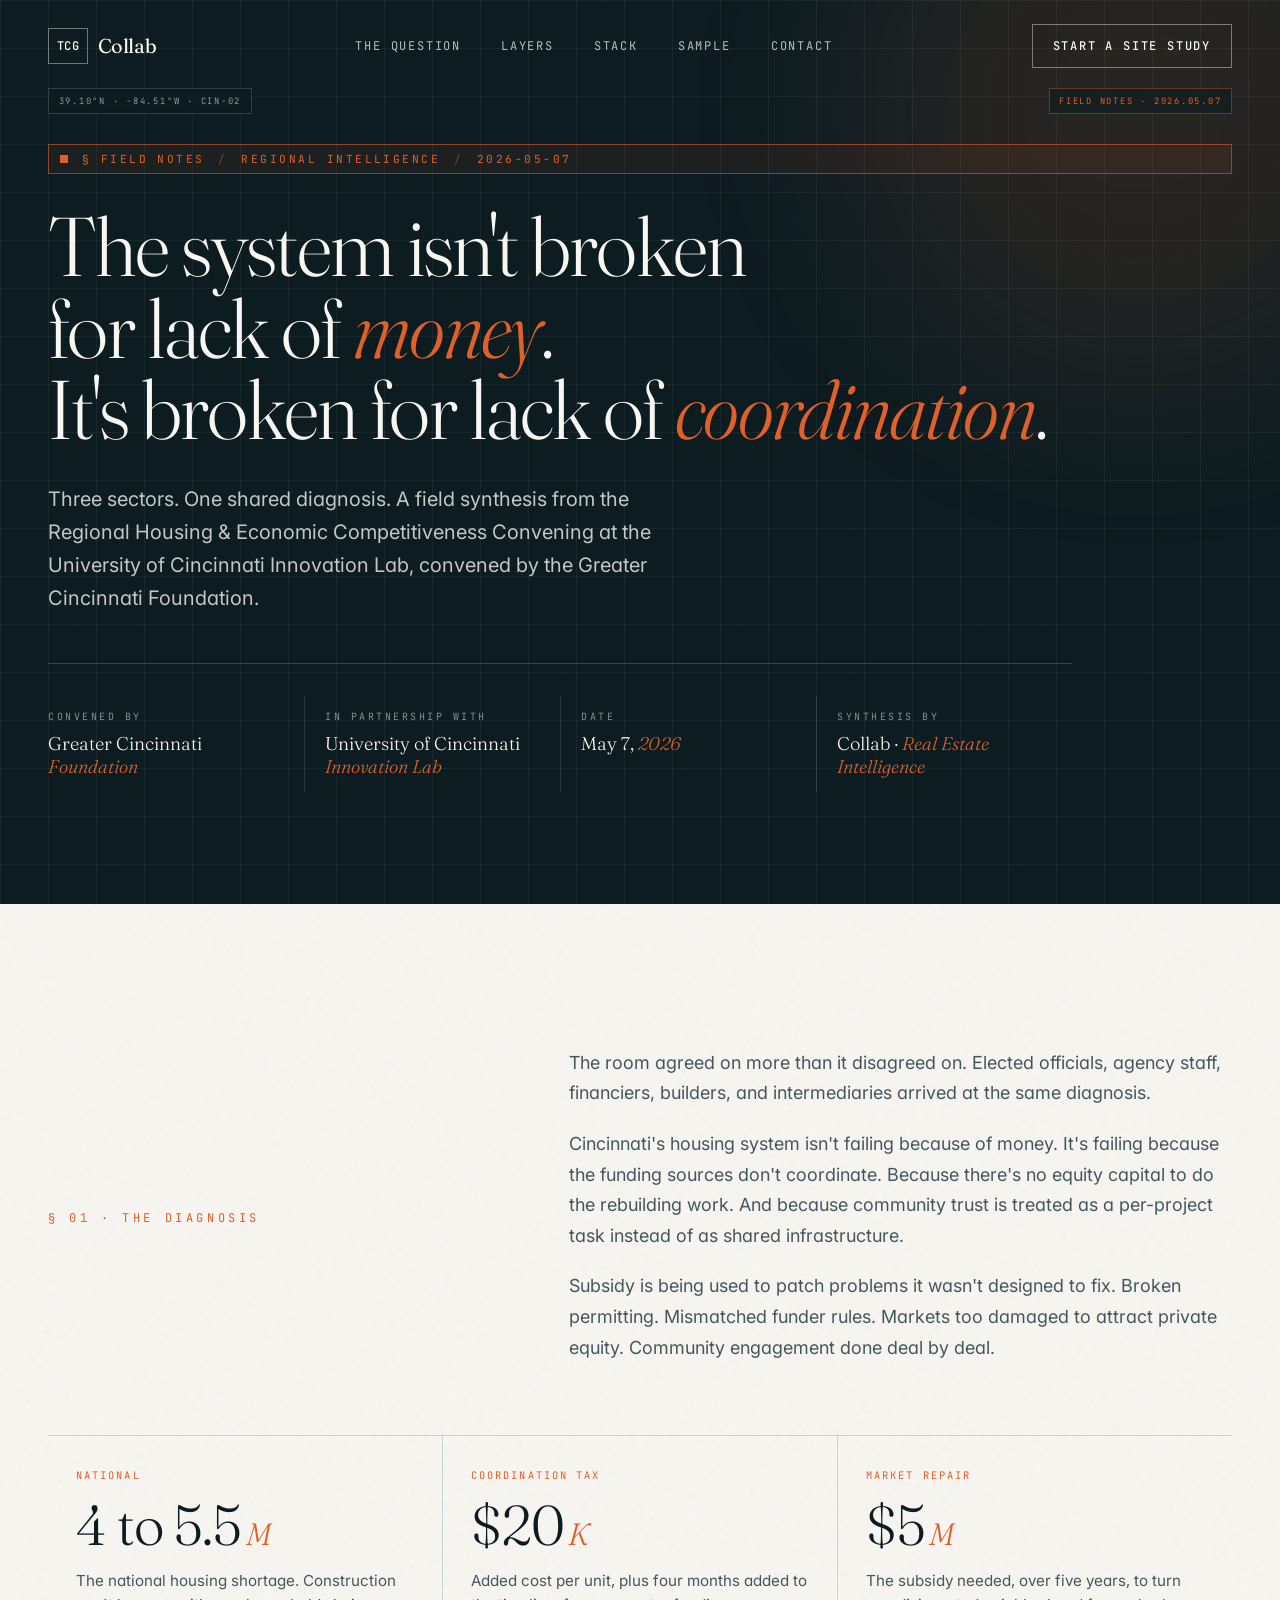
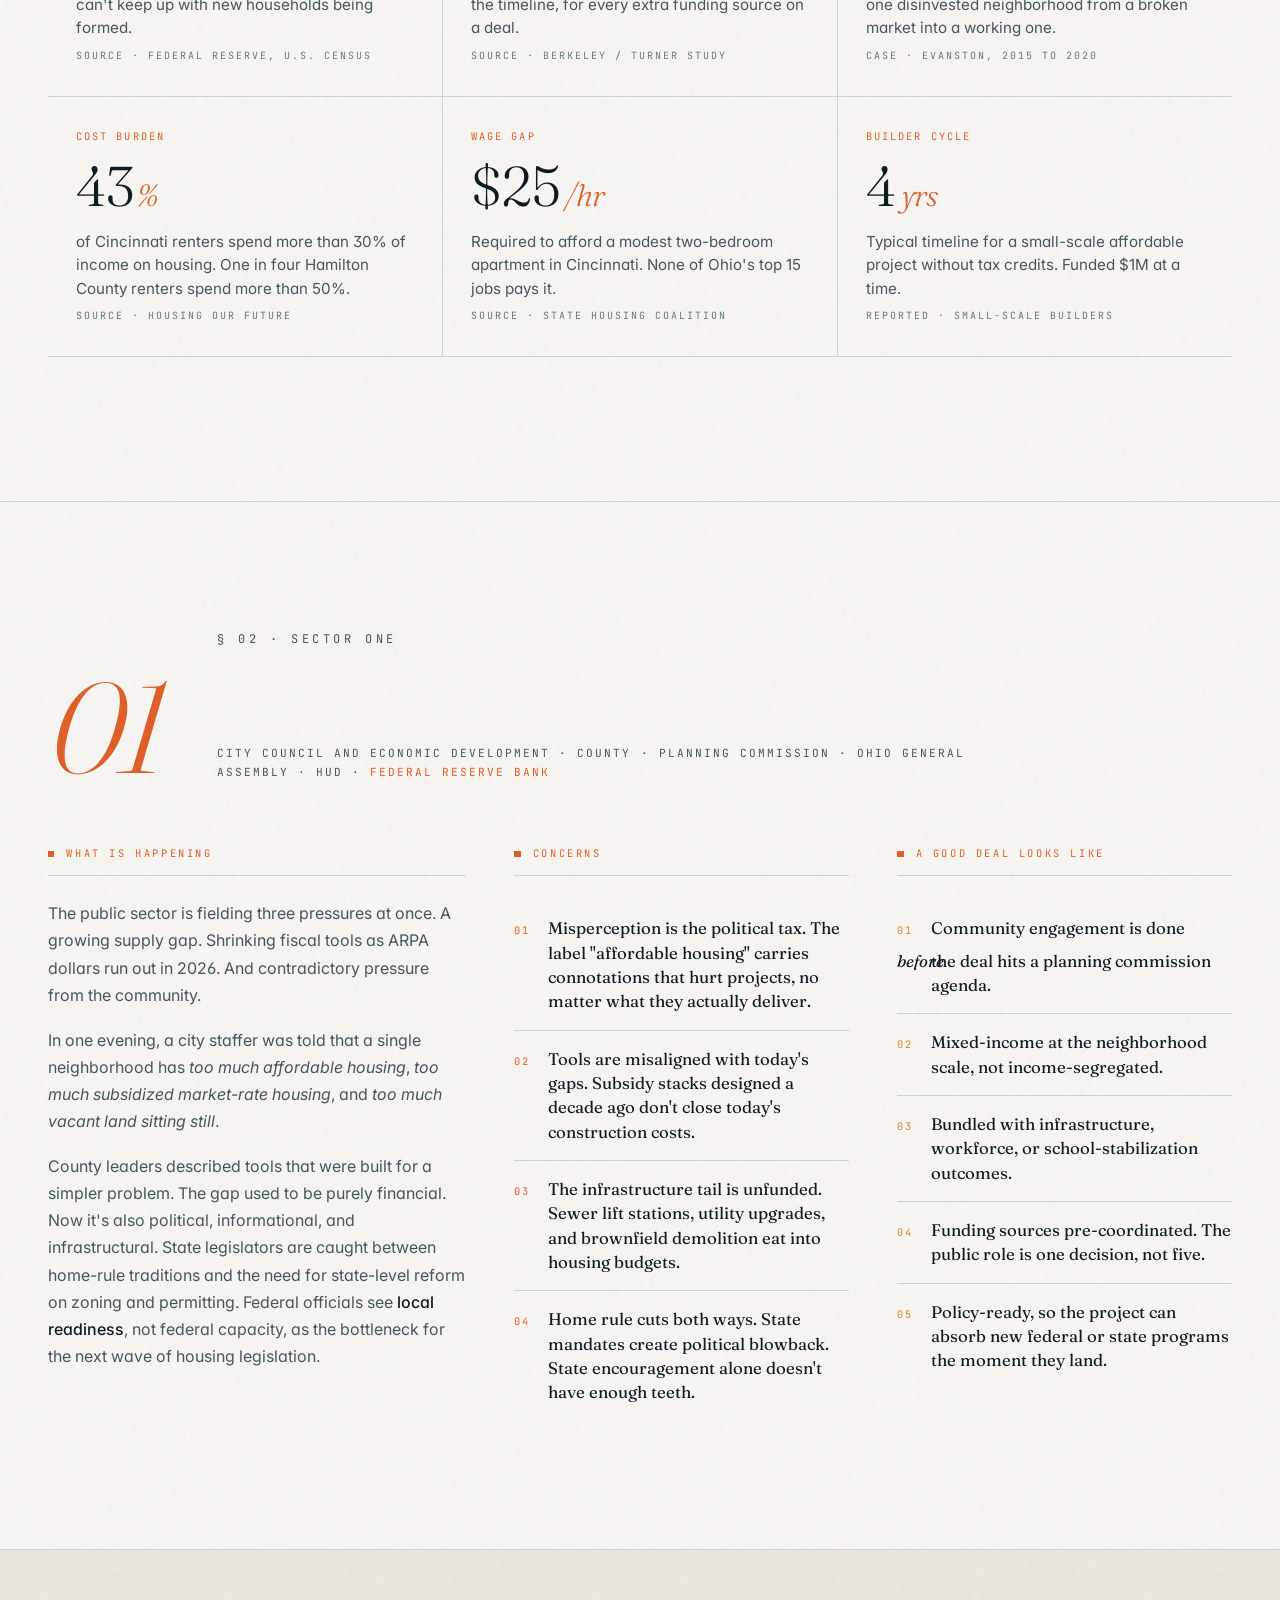
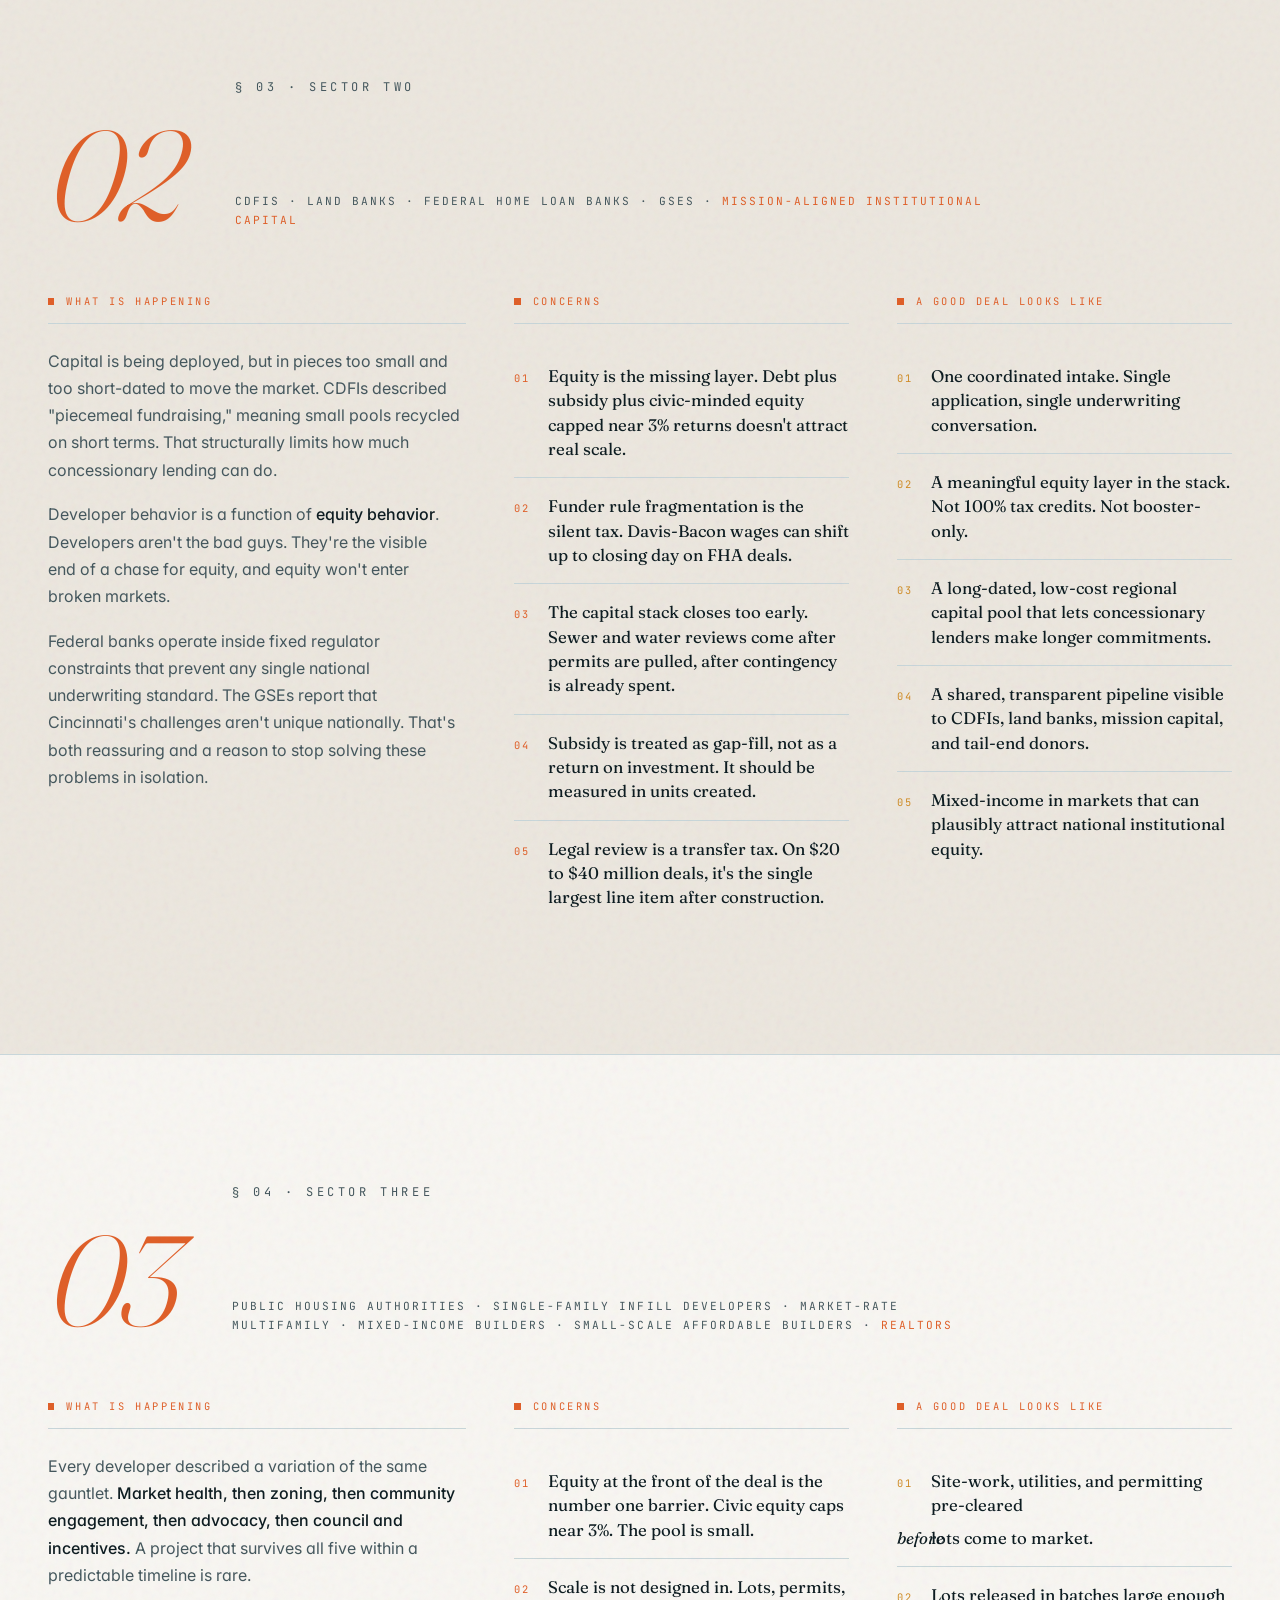
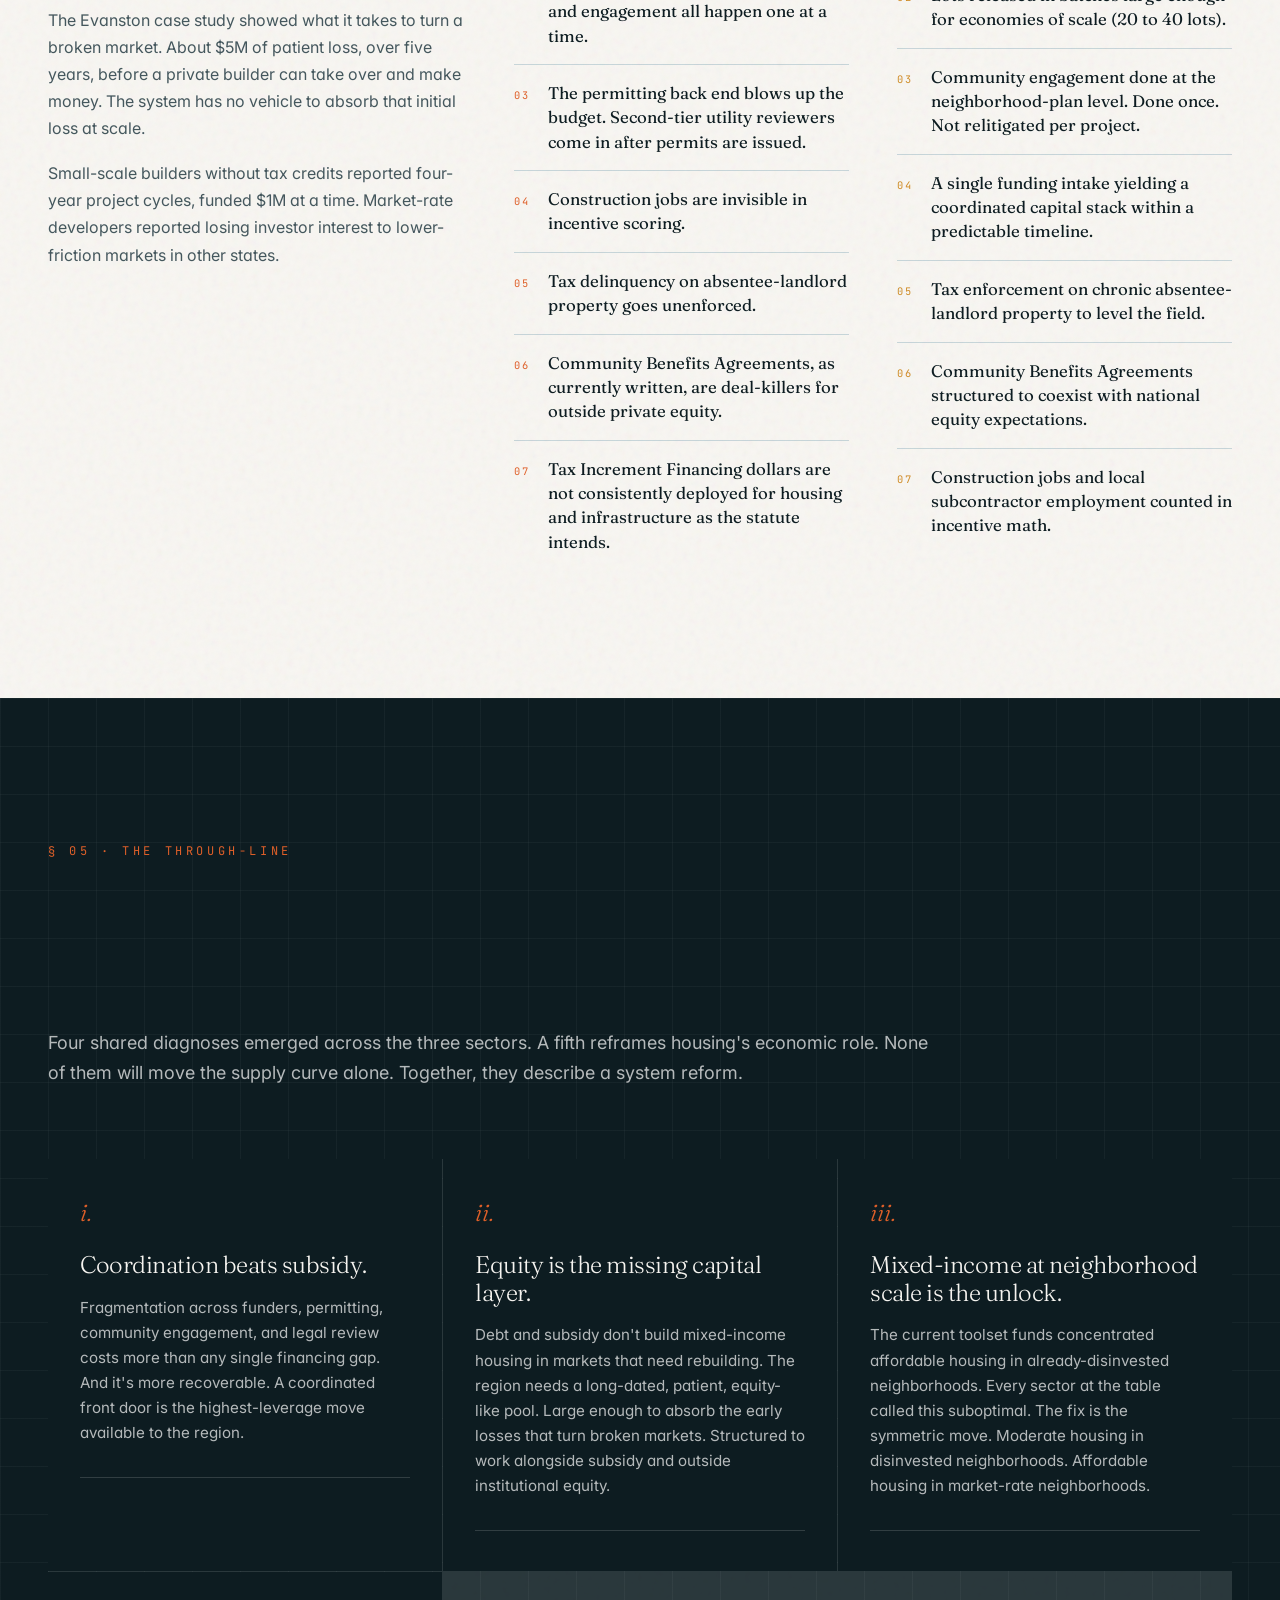
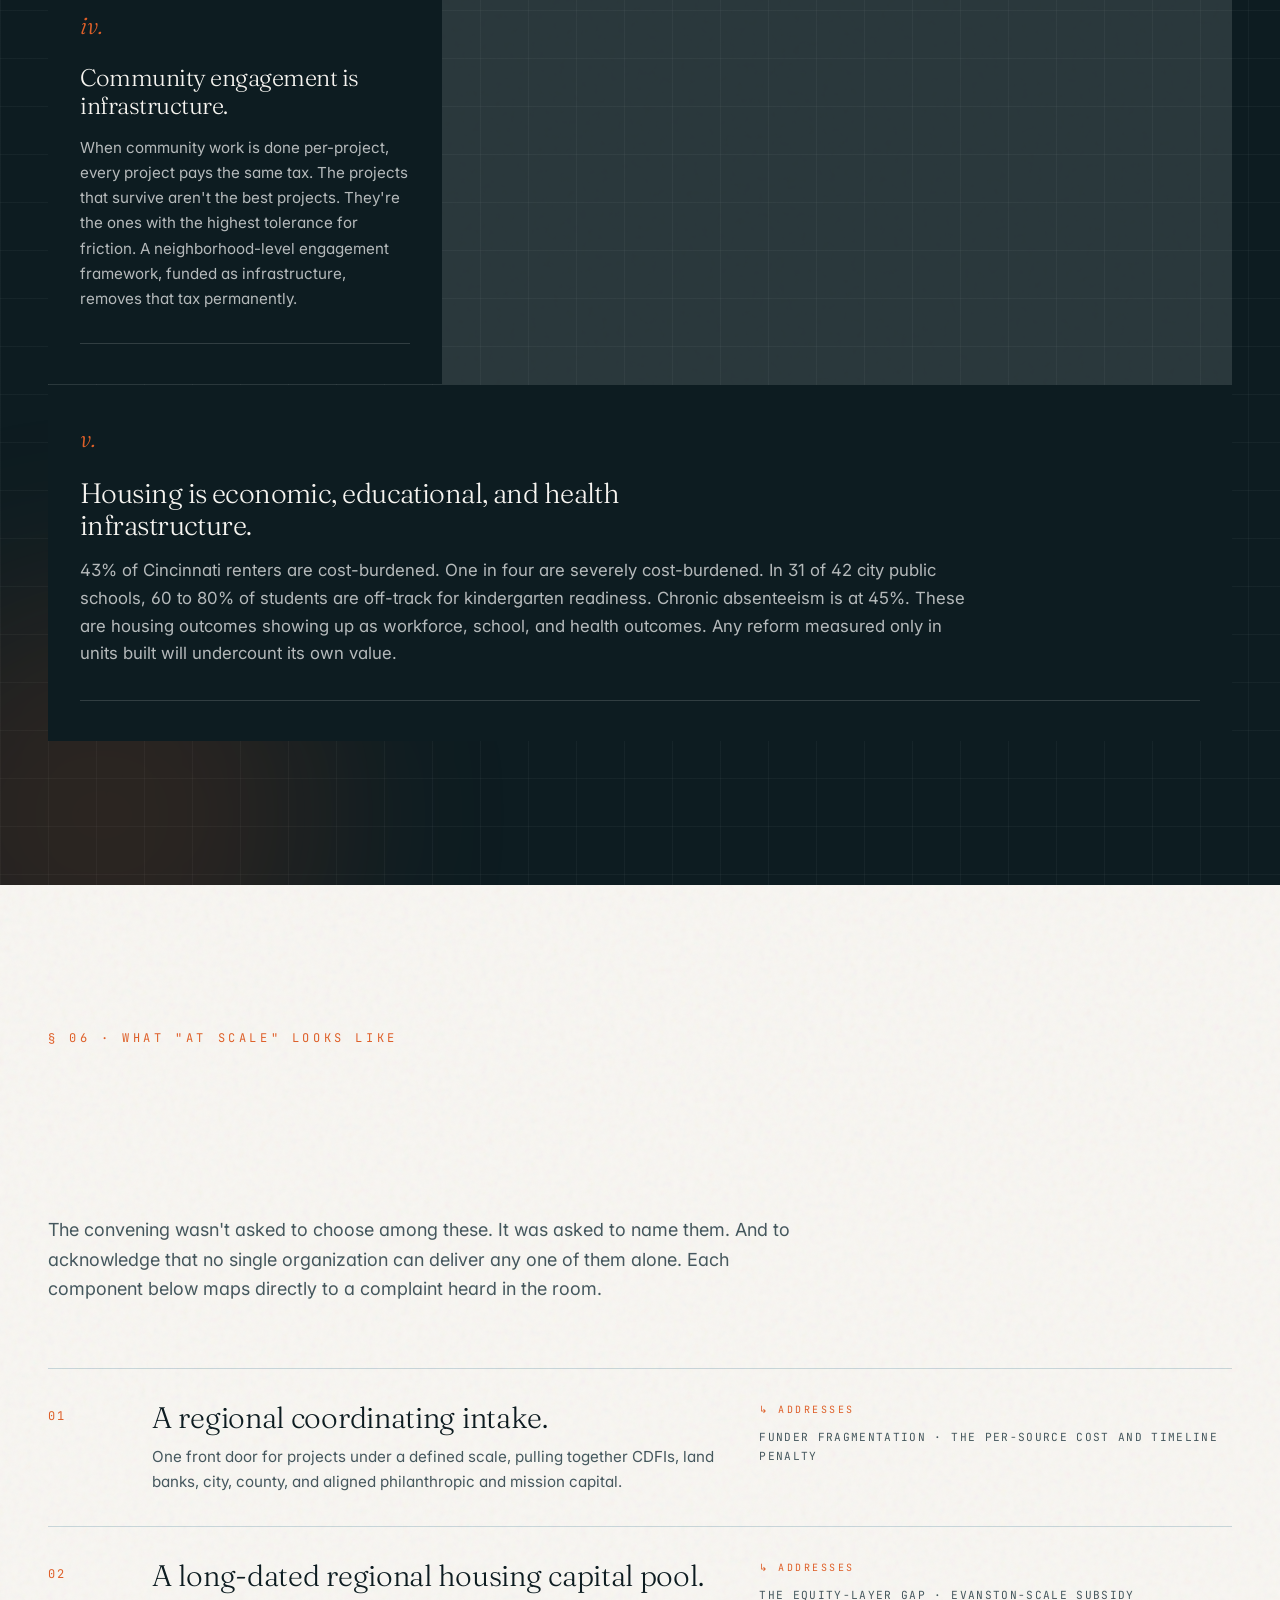
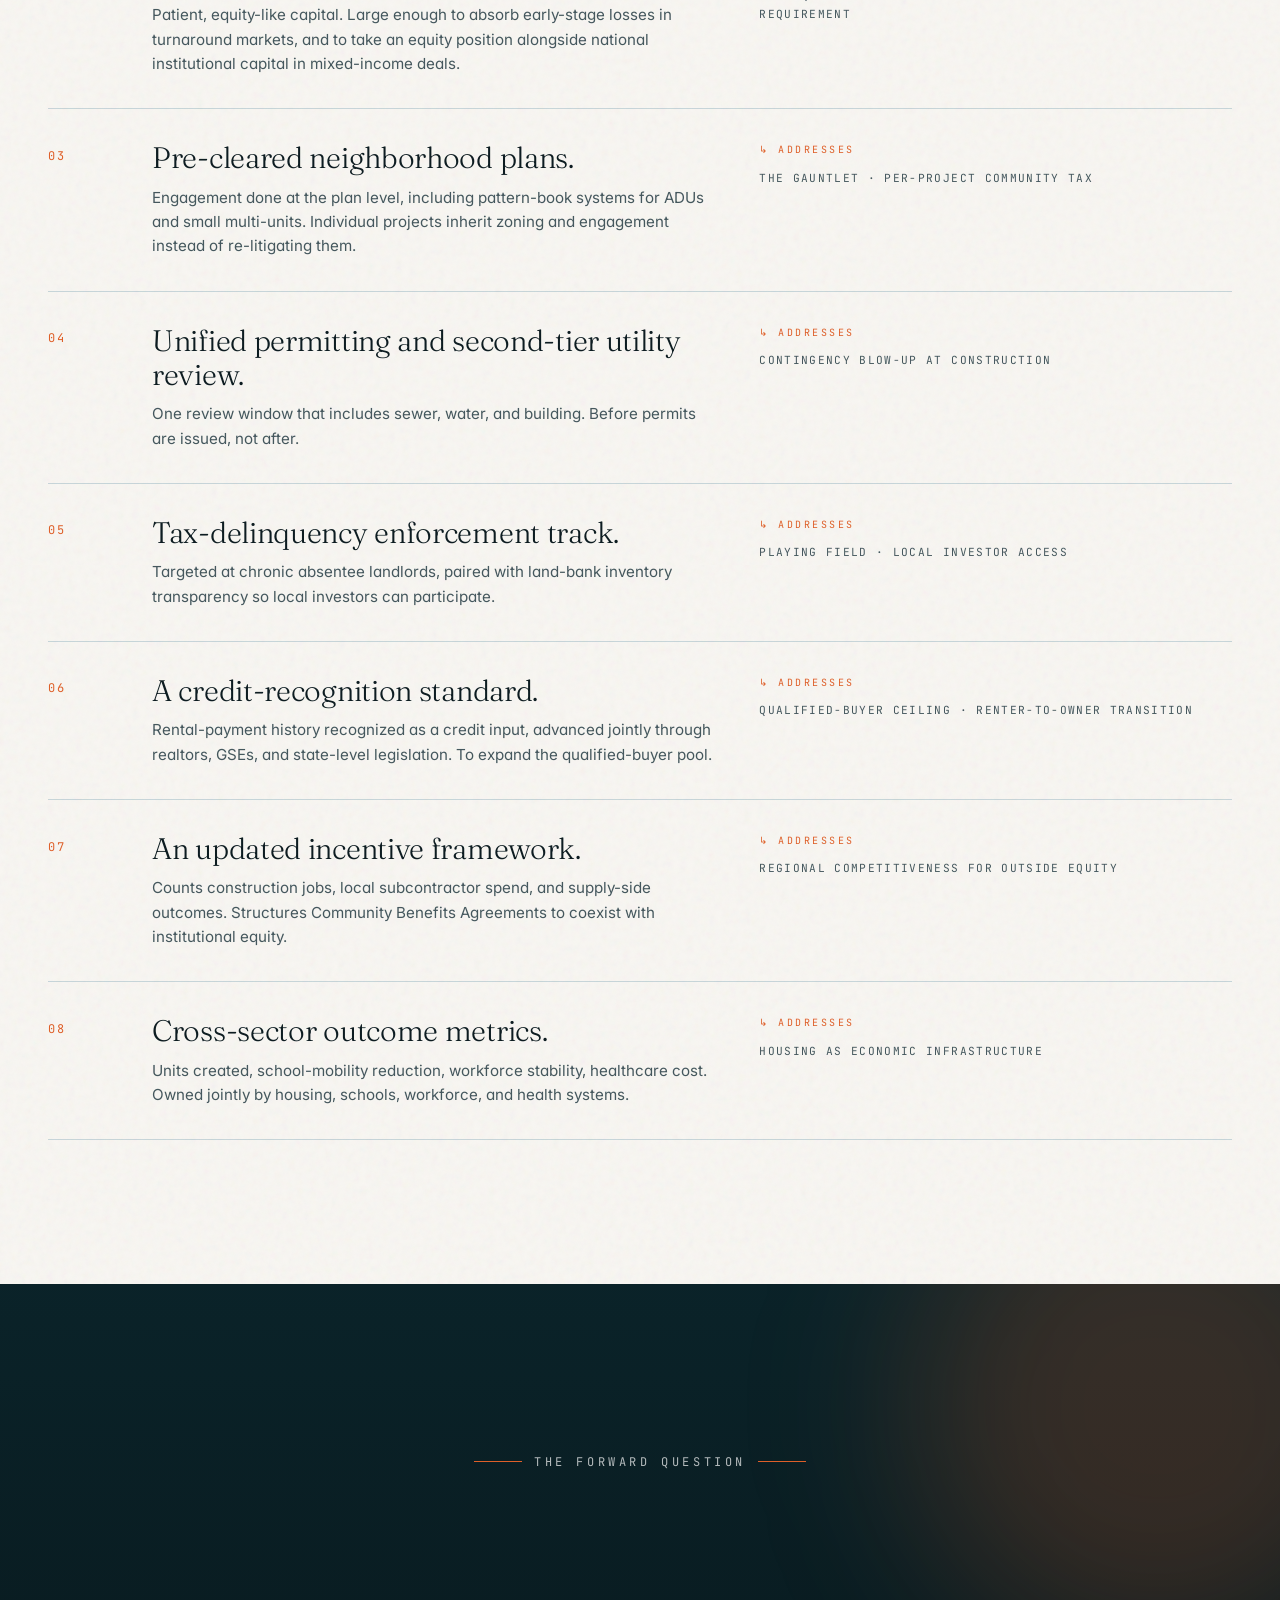
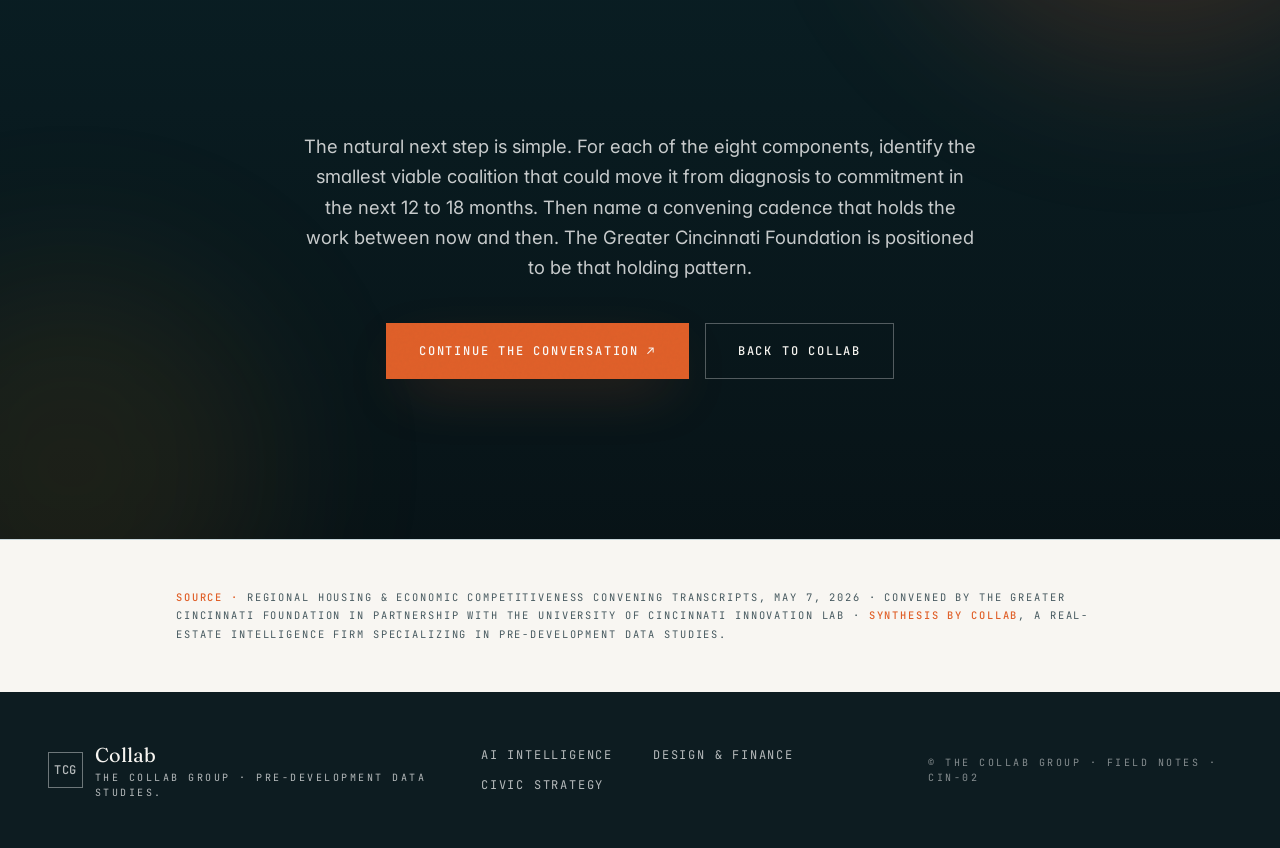
<file: regional-housing-2026-05.html>
<!doctype html>
<html lang="en">
<head>
  <meta charset="UTF-8" />
  <meta name="viewport" content="width=device-width, initial-scale=1.0" />
  <title>Field Notes · Regional Housing — May 7, 2026 · Collab</title>
  <meta name="description" content="A field synthesis from the Regional Housing & Economic Competitiveness Convening. Three sectors. One shared diagnosis: Cincinnati's housing system is failing for lack of coordination, equity capital, and trusted community infrastructure — not for lack of money." />
  <meta property="og:title" content="Field Notes · Regional Housing — May 7, 2026" />
  <meta property="og:description" content="Three sectors. Twenty-five voices. One shared diagnosis." />
  <meta property="og:type" content="article" />
  <meta property="og:image" content="assets/hero-aerial.jpg" />
  <link rel="preconnect" href="https://fonts.googleapis.com" />
  <link rel="preconnect" href="https://fonts.gstatic.com" crossorigin />
  <link href="https://fonts.googleapis.com/css2?family=Fraunces:ital,opsz,wght@0,9..144,300;0,9..144,400;0,9..144,500;1,9..144,300;1,9..144,400&family=Inter:wght@300;400;500;600&family=JetBrains+Mono:wght@400;500&display=swap" rel="stylesheet" />
  <link rel="stylesheet" href="styles.css" />
  <style>
    /* =========================================================
       Briefing — page-specific styles
       Layered on top of styles.css; reuses tokens (--accent, --foreground, etc.)
       ========================================================= */

    /* HERO override: no photo, grid-based dark backdrop */
    .brief-hero {
      min-height: 92vh;
      background: var(--foreground);
      position: relative;
      overflow: hidden;
    }
    .brief-hero-grid {
      position: absolute; inset: 0;
      background-image:
        linear-gradient(to right, hsla(38,30%,96%,.05) 1px, transparent 1px),
        linear-gradient(to bottom, hsla(38,30%,96%,.05) 1px, transparent 1px);
      background-size: 48px 48px;
      pointer-events: none;
    }
    .brief-hero-glow {
      position: absolute;
      top: -10rem; right: -8rem;
      width: 540px; height: 540px;
      border-radius: 9999px;
      background: hsl(18 75% 52% / .12);
      filter: blur(90px);
      pointer-events: none;
    }
    .brief-hero .hero-inner { padding-top: 0; }
    .brief-hero .hero-content {
      padding: 9rem 1.5rem 5rem;
    }
    @media (min-width: 768px) {
      .brief-hero .hero-content { padding: 9rem 3rem 7rem; }
    }

    .brief-eyebrow {
      display: inline-flex;
      align-items: center;
      gap: .85rem;
      padding: .35rem .7rem;
      border: 1px solid hsl(18 75% 52% / .55);
      background: hsl(18 75% 52% / .08);
      color: var(--accent);
      font-family: 'JetBrains Mono', monospace;
      font-size: .7rem;
      text-transform: uppercase;
      letter-spacing: .22em;
      margin-bottom: 2rem;
    }
    .brief-eyebrow .sep { color: hsl(18 75% 52% / .5); }

    .brief-headline {
      font-family: 'Fraunces', serif;
      font-weight: 300;
      font-size: clamp(2.5rem, 6.5vw, 5.75rem);
      line-height: .98;
      letter-spacing: -.02em;
      color: var(--background);
      max-width: 1100px;
      text-wrap: balance;
      margin-bottom: 2rem;
    }
    .brief-headline em.accent { font-style: italic; color: var(--accent); }

    .brief-lede {
      max-width: 38rem;
      font-size: 1.125rem;
      line-height: 1.65;
      color: rgba(255,255,255,.75);
      margin-bottom: 3rem;
    }
    @media (min-width: 768px) { .brief-lede { font-size: 1.25rem; } }

    .brief-meta-strip {
      display: grid;
      grid-template-columns: 1fr;
      gap: 0;
      padding-top: 2rem;
      border-top: 1px solid rgba(255,255,255,.18);
      max-width: 64rem;
    }
    @media (min-width: 640px) {
      .brief-meta-strip { grid-template-columns: repeat(2, 1fr); }
    }
    @media (min-width: 900px) {
      .brief-meta-strip { grid-template-columns: repeat(4, 1fr); }
    }
    .brief-meta-cell {
      padding: .85rem 1.25rem .85rem 0;
      border-left: 1px solid rgba(255,255,255,.12);
      padding-left: 1.25rem;
    }
    .brief-meta-cell:first-child { border-left: 0; padding-left: 0; }
    @media (max-width: 639px) {
      .brief-meta-cell { border-left: 0; padding-left: 0; border-top: 1px solid rgba(255,255,255,.12); padding-top: 1rem; }
      .brief-meta-cell:first-child { border-top: 0; padding-top: 0; }
    }
    .brief-meta-key {
      font-family: 'JetBrains Mono', monospace;
      font-size: .625rem;
      letter-spacing: .25em;
      text-transform: uppercase;
      color: rgba(255,255,255,.5);
      margin-bottom: .5rem;
    }
    .brief-meta-val {
      font-family: 'Fraunces', serif;
      font-weight: 300;
      font-size: 1.15rem;
      line-height: 1.25;
      color: var(--background);
    }
    .brief-meta-val em { font-style: italic; color: var(--accent); }

    /* Coordinate corner labels (matches layers-viz vocabulary) */
    .brief-corner {
      position: absolute;
      padding: .35rem .6rem;
      background: hsla(195,45%,9%,.6);
      border: 1px solid rgba(255,255,255,.15);
      backdrop-filter: blur(4px);
      font-family: 'JetBrains Mono', monospace;
      font-size: .55rem;
      letter-spacing: .2em;
      text-transform: uppercase;
      color: rgba(255,255,255,.55);
      z-index: 5;
    }
    .brief-corner.tl { top: 5.5rem; left: 1.5rem; }
    .brief-corner.tr { top: 5.5rem; right: 1.5rem; color: var(--accent); border-color: hsl(18 75% 52% / .4); }
    @media (min-width: 768px) {
      .brief-corner.tl { left: 3rem; }
      .brief-corner.tr { right: 3rem; }
    }
    @media (max-width: 720px) {
      .brief-corner { display: none; }
    }

    /* ---------- DIAGNOSIS SECTION ---------- */
    .diagnosis {
      background: var(--background);
      color: var(--foreground);
      padding: 6rem 0;
    }
    @media (min-width: 768px) { .diagnosis { padding: 9rem 0; } }

    .diag-head {
      display: grid;
      gap: 2.5rem;
      margin-bottom: 4.5rem;
    }
    @media (min-width: 768px) {
      .diag-head { grid-template-columns: 5fr 7fr; align-items: end; gap: 3rem; }
    }
    .diag-head h2 {
      font-size: clamp(2.25rem, 4.5vw, 3.5rem);
      line-height: 1;
      text-wrap: balance;
    }
    .diag-head h2 em.accent { font-style: italic; color: var(--accent); }
    .diag-head p {
      font-size: 1.125rem;
      line-height: 1.7;
      color: var(--muted-foreground);
      text-wrap: pretty;
    }
    .diag-head p + p { margin-top: 1.25rem; }

    .stat-grid {
      display: grid;
      gap: 1px;
      background: var(--border);
      border-top: 1px solid var(--border);
      border-bottom: 1px solid var(--border);
      grid-template-columns: 1fr;
    }
    @media (min-width: 560px) { .stat-grid { grid-template-columns: 1fr 1fr; } }
    @media (min-width: 900px) { .stat-grid { grid-template-columns: repeat(3, 1fr); } }
    .stat-cell {
      background: var(--background);
      padding: 2rem 1.75rem 2rem;
      transition: background .35s var(--ease);
    }
    .stat-cell:hover { background: var(--card); }
    .stat-cell-num {
      font-family: 'Fraunces', serif;
      font-weight: 300;
      font-size: clamp(2.5rem, 4.5vw, 3.5rem);
      line-height: 1;
      letter-spacing: -.02em;
      color: var(--foreground);
      margin-bottom: 1rem;
    }
    .stat-cell-num em { font-style: italic; color: var(--accent); font-size: .55em; margin-left: .15em; }
    .stat-cell-label {
      font-family: 'JetBrains Mono', monospace;
      font-size: .65rem;
      letter-spacing: .2em;
      text-transform: uppercase;
      color: var(--accent);
      margin-bottom: .85rem;
    }
    .stat-cell-body {
      font-size: .95rem;
      line-height: 1.55;
      color: var(--muted-foreground);
      max-width: 22rem;
    }
    .stat-cell-body cite {
      display: block;
      margin-top: .5rem;
      font-style: normal;
      font-family: 'JetBrains Mono', monospace;
      font-size: .625rem;
      letter-spacing: .2em;
      text-transform: uppercase;
      color: hsl(195 15% 45%);
    }

    /* ---------- SECTOR SECTIONS ---------- */
    .sector {
      padding: 6rem 0;
      border-top: 1px solid var(--border);
    }
    @media (min-width: 768px) { .sector { padding: 8rem 0; } }
    .sector-light { background: var(--background); color: var(--foreground); }
    .sector-secondary { background: var(--secondary); color: var(--foreground); }

    .sector-head {
      display: grid;
      grid-template-columns: 1fr;
      gap: 2rem;
      margin-bottom: 4rem;
      align-items: end;
    }
    @media (min-width: 900px) {
      .sector-head { grid-template-columns: auto 1fr; gap: 3.5rem; }
    }

    .sector-num-plate {
      font-family: 'Fraunces', serif;
      font-weight: 300;
      font-style: italic;
      font-size: clamp(5rem, 10vw, 8rem);
      line-height: .85;
      color: var(--accent);
      letter-spacing: -.04em;
    }

    .sector-title-block .eyebrow-mono { margin-bottom: 1rem; color: var(--muted-foreground); }
    .sector-title-block h2 {
      font-size: clamp(2.5rem, 5vw, 3.75rem);
      line-height: 1;
      text-wrap: balance;
      margin-bottom: 1.25rem;
    }
    .sector-title-block h2 em.accent { font-style: italic; color: var(--accent); }
    .sector-title-block .sector-includes {
      font-family: 'JetBrains Mono', monospace;
      font-size: .7rem;
      letter-spacing: .18em;
      text-transform: uppercase;
      color: var(--muted-foreground);
      max-width: 48rem;
      line-height: 1.7;
    }
    .sector-title-block .sector-includes .accent { color: var(--accent); }

    .sector-body {
      display: grid;
      gap: 3rem;
      grid-template-columns: 1fr;
    }
    @media (min-width: 900px) {
      .sector-body {
        grid-template-columns: 5fr 4fr 4fr;
        gap: 3rem;
      }
    }

    .block-label {
      font-family: 'JetBrains Mono', monospace;
      font-size: .65rem;
      letter-spacing: .25em;
      text-transform: uppercase;
      color: var(--accent);
      padding-bottom: .85rem;
      margin-bottom: 1.5rem;
      border-bottom: 1px solid var(--border);
      display: flex;
      align-items: center;
      gap: .75rem;
    }
    .block-label::before {
      content: '';
      display: inline-block;
      width: .4rem; height: .4rem;
      background: var(--accent);
    }

    .sector-prose p {
      font-size: 1rem;
      line-height: 1.7;
      color: var(--muted-foreground);
      text-wrap: pretty;
    }
    .sector-prose p + p { margin-top: 1.1rem; }
    .sector-prose strong { color: var(--foreground); font-weight: 500; }

    .sector-list {
      list-style: none;
      padding: 0;
      margin: 0;
    }
    .sector-list li {
      padding: 1rem 0;
      border-bottom: 1px solid var(--border);
      font-family: 'Fraunces', serif;
      font-weight: 400;
      font-size: 1.05rem;
      line-height: 1.45;
      color: var(--foreground);
      display: grid;
      grid-template-columns: 1.6rem 1fr;
      gap: .5rem;
      align-items: baseline;
    }
    .sector-list li::before {
      content: counter(item, decimal-leading-zero);
      counter-increment: item;
      font-family: 'JetBrains Mono', monospace;
      font-size: .65rem;
      letter-spacing: .15em;
      color: var(--accent);
      align-self: baseline;
    }
    .sector-list { counter-reset: item; }
    .sector-list li:last-child { border-bottom: 0; }

    .sector-list.deal li::before { color: hsl(36 70% 48%); }

    /* ---------- THROUGH-LINE (dark) ---------- */
    .throughline {
      position: relative;
      background: var(--foreground);
      color: var(--background);
      padding: 6rem 0;
      overflow: hidden;
    }
    @media (min-width: 768px) { .throughline { padding: 9rem 0; } }
    .throughline-grid-bg {
      position: absolute; inset: 0;
      background-image:
        linear-gradient(to right, hsla(38,30%,96%,.04) 1px, transparent 1px),
        linear-gradient(to bottom, hsla(38,30%,96%,.04) 1px, transparent 1px);
      background-size: 48px 48px;
      pointer-events: none;
    }
    .throughline-glow {
      position: absolute;
      bottom: -10rem; left: -8rem;
      width: 460px; height: 460px;
      border-radius: 9999px;
      background: hsl(18 75% 52% / .14);
      filter: blur(90px);
      pointer-events: none;
    }
    .throughline-inner { position: relative; }

    .throughline-head { max-width: 56rem; margin-bottom: 4.5rem; }
    .throughline-head h2 {
      font-size: clamp(2.5rem, 5vw, 3.75rem);
      line-height: 1;
      margin-top: 1rem;
      text-wrap: balance;
    }
    .throughline-head h2 em.accent { font-style: italic; color: var(--accent); }
    .throughline-head p {
      margin-top: 1.5rem;
      font-size: 1.125rem;
      color: rgba(255,255,255,.7);
      line-height: 1.65;
    }

    .theme-grid {
      display: grid;
      gap: 1px;
      background: rgba(255,255,255,.12);
    }
    @media (min-width: 720px) { .theme-grid { grid-template-columns: 1fr 1fr; } }
    @media (min-width: 1100px) { .theme-grid { grid-template-columns: repeat(3, 1fr); } }

    .theme-card {
      background: var(--foreground);
      padding: 2.25rem 2rem 2.5rem;
      position: relative;
      transition: background .35s var(--ease);
    }
    .theme-card:hover { background: hsl(195 50% 11%); }
    .theme-card .theme-num {
      font-family: 'Fraunces', serif;
      font-style: italic;
      font-weight: 300;
      font-size: 1.5rem;
      color: var(--accent);
      margin-bottom: 1.25rem;
      display: block;
    }
    .theme-card h3 {
      font-size: 1.5rem;
      line-height: 1.15;
      color: var(--background);
      margin-bottom: 1rem;
    }
    .theme-card p {
      font-size: .95rem;
      line-height: 1.65;
      color: rgba(255,255,255,.7);
    }
    .theme-card .theme-rule {
      margin-top: 2rem;
      height: 1px;
      background: rgba(255,255,255,.15);
      transition: background .3s var(--ease);
    }
    .theme-card:hover .theme-rule { background: var(--accent); }

    /* The 5th theme spans wide on desktop */
    @media (min-width: 1100px) {
      .theme-card.theme-feature { grid-column: span 3; }
      .theme-card.theme-feature h3 { font-size: 1.75rem; max-width: 36rem; }
      .theme-card.theme-feature p { max-width: 56rem; font-size: 1.05rem; }
    }

    /* ---------- AT SCALE ---------- */
    .atscale {
      background: var(--background);
      color: var(--foreground);
      padding: 6rem 0;
    }
    @media (min-width: 768px) { .atscale { padding: 9rem 0; } }
    .atscale-head { max-width: 64rem; margin-bottom: 4rem; }
    .atscale-head h2 {
      font-size: clamp(2.5rem, 5vw, 3.75rem);
      line-height: 1;
      margin-top: 1rem;
      text-wrap: balance;
    }
    .atscale-head h2 em.accent { font-style: italic; color: var(--accent); }
    .atscale-head p {
      margin-top: 1.5rem;
      font-size: 1.125rem;
      line-height: 1.65;
      color: var(--muted-foreground);
      max-width: 48rem;
    }

    .scale-list {
      list-style: none;
      padding: 0;
      margin: 0;
      border-top: 1px solid var(--border);
    }
    .scale-row {
      display: grid;
      grid-template-columns: auto 1fr;
      gap: 1.5rem;
      padding: 2rem 0;
      border-bottom: 1px solid var(--border);
      align-items: start;
    }
    @media (min-width: 768px) {
      .scale-row { grid-template-columns: 4rem 6fr 5fr; gap: 2.5rem; align-items: start; }
    }
    .scale-num {
      font-family: 'JetBrains Mono', monospace;
      font-size: .75rem;
      letter-spacing: .2em;
      color: var(--accent);
      padding-top: .35rem;
    }
    .scale-component h3 {
      font-family: 'Fraunces', serif;
      font-weight: 300;
      font-size: clamp(1.4rem, 2.4vw, 1.85rem);
      line-height: 1.15;
      letter-spacing: -.01em;
      margin-bottom: .65rem;
    }
    .scale-component p {
      font-size: .95rem;
      line-height: 1.6;
      color: var(--muted-foreground);
      max-width: 36rem;
    }
    .scale-addresses {
      font-family: 'JetBrains Mono', monospace;
      font-size: .7rem;
      letter-spacing: .12em;
      line-height: 1.7;
      color: var(--muted-foreground);
      text-transform: uppercase;
    }
    .scale-addresses::before {
      content: '↳ Addresses';
      display: block;
      color: var(--accent);
      letter-spacing: .25em;
      font-size: .625rem;
      margin-bottom: .65rem;
    }
    @media (max-width: 767px) {
      .scale-addresses { margin-top: 1rem; }
    }

    /* ---------- FORWARD CTA ---------- */
    .forward {
      position: relative;
      background: var(--gradient-deep);
      color: var(--background);
      padding: 7rem 0;
      overflow: hidden;
      text-align: center;
    }
    @media (min-width: 768px) { .forward { padding: 10rem 0; } }
    .forward .cta-glow-a {
      position: absolute;
      top: -8rem; right: -8rem;
      width: 500px; height: 500px;
      border-radius: 9999px;
      background: hsl(18 75% 52% / .2);
      filter: blur(80px);
      pointer-events: none;
      animation: ember-pulse 4s ease-in-out infinite;
    }
    .forward .cta-glow-b {
      position: absolute;
      bottom: -8rem; left: -8rem;
      width: 400px; height: 400px;
      border-radius: 9999px;
      background: hsl(36 70% 48% / .1);
      filter: blur(80px);
      pointer-events: none;
    }
    .forward-inner { position: relative; max-width: 64rem; margin: 0 auto; padding: 0 1.5rem; }
    @media (min-width: 768px) { .forward-inner { padding: 0 3rem; } }

    .forward h2 {
      font-size: clamp(2.5rem, 5.5vw, 4rem);
      line-height: 1;
      text-wrap: balance;
      margin-bottom: 2.25rem;
    }
    .forward h2 em.accent { font-style: italic; color: var(--accent); }
    .forward p {
      font-size: 1.15rem;
      line-height: 1.65;
      color: rgba(255,255,255,.78);
      max-width: 42rem;
      margin: 0 auto 2.5rem;
    }
    .forward-buttons { display: flex; flex-wrap: wrap; justify-content: center; gap: 1rem; }

    /* ---------- SOURCE LINE ---------- */
    .source {
      background: var(--background);
      padding: 3rem 0;
      border-top: 1px solid var(--border);
    }
    .source-inner {
      font-family: 'JetBrains Mono', monospace;
      font-size: .65rem;
      letter-spacing: .18em;
      text-transform: uppercase;
      color: var(--muted-foreground);
      line-height: 1.8;
      max-width: 64rem;
    }
    .source-inner strong { color: var(--accent); font-weight: 500; }
  </style>
</head>

<body>
  <!-- NAV -->
  <nav class="nav" id="nav">
    <a href="index.html" class="nav-brand">
      <span class="brand-mark brand-mark-3">TCG</span>
      <span class="brand-name">Collab</span>
    </a>
    <div class="nav-links">
      <a href="index.html#question">The Question</a>
      <a href="index.html#layers">Layers</a>
      <a href="index.html#stack">Stack</a>
      <a href="index.html#sample">Sample</a>
      <a href="index.html#contact">Contact</a>
    </div>
    <a href="index.html#contact" class="btn btn-outline-ghost">Start a Site Study</a>
  </nav>

  <!-- HERO -->
  <section class="hero brief-hero grain" id="top">
    <div class="brief-hero-grid"></div>
    <div class="brief-hero-glow"></div>

    <div class="brief-corner tl">39.10°N · -84.51°W · CIN-02</div>
    <div class="brief-corner tr">FIELD NOTES · 2026.05.07</div>

    <div class="hero-inner">
      <div class="container hero-content">
        <div class="brief-eyebrow rise">
          <span class="ember-dot"></span>
          <span>§ Field Notes</span>
          <span class="sep">/</span>
          <span>Regional Intelligence</span>
          <span class="sep">/</span>
          <span>2026-05-07</span>
        </div>

        <h1 class="brief-headline rise" style="animation-delay:.1s">
          The system isn't broken<br />
          for lack of <em class="accent">money</em>.<br />
          It's broken for lack of <em class="accent">coordination</em>.
        </h1>

        <p class="brief-lede rise" style="animation-delay:.25s">
          Three sectors. One shared diagnosis. A field synthesis from the
          Regional Housing &amp; Economic Competitiveness Convening at the
          University of Cincinnati Innovation Lab, convened by the
          Greater Cincinnati Foundation.
        </p>

        <div class="brief-meta-strip rise" style="animation-delay:.4s">
          <div class="brief-meta-cell">
            <div class="brief-meta-key">Convened by</div>
            <div class="brief-meta-val">Greater Cincinnati <em>Foundation</em></div>
          </div>
          <div class="brief-meta-cell">
            <div class="brief-meta-key">In partnership with</div>
            <div class="brief-meta-val">University of Cincinnati <em>Innovation Lab</em></div>
          </div>
          <div class="brief-meta-cell">
            <div class="brief-meta-key">Date</div>
            <div class="brief-meta-val">May 7, <em>2026</em></div>
          </div>
          <div class="brief-meta-cell">
            <div class="brief-meta-key">Synthesis by</div>
            <div class="brief-meta-val">Collab · <em>Real Estate Intelligence</em></div>
          </div>
        </div>
      </div>
    </div>
  </section>

  <!-- DIAGNOSIS -->
  <section class="diagnosis grain" id="diagnosis">
    <div class="container">
      <div class="diag-head">
        <div>
          <div class="eyebrow-mono">§ 01 · The Diagnosis</div>
          <h2>Subsidy alone <em class="accent">can't fix this.</em></h2>
        </div>
        <div>
          <p>
            The room agreed on more than it disagreed on. Elected officials, agency staff, financiers,
            builders, and intermediaries arrived at the same diagnosis.
          </p>
          <p>
            Cincinnati's housing system isn't failing because of money. It's failing because the funding
            sources don't coordinate. Because there's no equity capital to do the rebuilding work. And
            because community trust is treated as a per-project task instead of as shared infrastructure.
          </p>
          <p>
            Subsidy is being used to patch problems it wasn't designed to fix. Broken permitting.
            Mismatched funder rules. Markets too damaged to attract private equity. Community engagement
            done deal by deal.
          </p>
        </div>
      </div>

      <div class="stat-grid">
        <div class="stat-cell">
          <div class="stat-cell-label">National</div>
          <div class="stat-cell-num">4 to 5.5<em>M</em></div>
          <div class="stat-cell-body">
            The national housing shortage. Construction can't keep up with new households being formed.
            <cite>Source · Federal Reserve, U.S. Census</cite>
          </div>
        </div>
        <div class="stat-cell">
          <div class="stat-cell-label">Coordination tax</div>
          <div class="stat-cell-num">$20<em>K</em></div>
          <div class="stat-cell-body">
            Added cost per unit, plus four months added to the timeline, for every extra funding source on a deal.
            <cite>Source · Berkeley / Turner study</cite>
          </div>
        </div>
        <div class="stat-cell">
          <div class="stat-cell-label">Market repair</div>
          <div class="stat-cell-num">$5<em>M</em></div>
          <div class="stat-cell-body">
            The subsidy needed, over five years, to turn one disinvested neighborhood from a broken
            market into a working one.
            <cite>Case · Evanston, 2015 to 2020</cite>
          </div>
        </div>
        <div class="stat-cell">
          <div class="stat-cell-label">Cost burden</div>
          <div class="stat-cell-num">43<em>%</em></div>
          <div class="stat-cell-body">
            of Cincinnati renters spend more than 30% of income on housing. One in four Hamilton County
            renters spend more than 50%.
            <cite>Source · Housing Our Future</cite>
          </div>
        </div>
        <div class="stat-cell">
          <div class="stat-cell-label">Wage gap</div>
          <div class="stat-cell-num">$25<em>/hr</em></div>
          <div class="stat-cell-body">
            Required to afford a modest two-bedroom apartment in Cincinnati. None of Ohio's top 15 jobs pays it.
            <cite>Source · State housing coalition</cite>
          </div>
        </div>
        <div class="stat-cell">
          <div class="stat-cell-label">Builder cycle</div>
          <div class="stat-cell-num">4<em>yrs</em></div>
          <div class="stat-cell-body">
            Typical timeline for a small-scale affordable project without tax credits. Funded
            $1M at a time.
            <cite>Reported · small-scale builders</cite>
          </div>
        </div>
      </div>
    </div>
  </section>

  <!-- SECTOR 01: GOVERNMENT -->
  <section class="sector sector-light grain" id="government">
    <div class="container">
      <div class="sector-head">
        <div class="sector-num-plate">01</div>
        <div class="sector-title-block">
          <div class="eyebrow-mono">§ 02 · Sector One</div>
          <h2><em class="accent">Government.</em></h2>
          <div class="sector-includes">
            City Council and Economic Development · County · Planning Commission ·
            Ohio General Assembly · HUD · <span class="accent">Federal Reserve Bank</span>
          </div>
        </div>
      </div>

      <div class="sector-body">
        <div class="sector-prose">
          <div class="block-label">What is happening</div>
          <p>
            The public sector is fielding three pressures at once. A growing supply gap. Shrinking
            fiscal tools as ARPA dollars run out in 2026. And contradictory pressure from the community.
          </p>
          <p>
            In one evening, a city staffer was told that a single neighborhood has
            <em>too much affordable housing</em>, <em>too much subsidized market-rate housing</em>,
            and <em>too much vacant land sitting still</em>.
          </p>
          <p>
            County leaders described tools that were built for a simpler problem. The gap used to be
            purely financial. Now it's also political, informational, and infrastructural. State
            legislators are caught between home-rule traditions and the need for state-level reform on
            zoning and permitting. Federal officials see <strong>local readiness</strong>, not federal
            capacity, as the bottleneck for the next wave of housing legislation.
          </p>
        </div>

        <div>
          <div class="block-label">Concerns</div>
          <ol class="sector-list">
            <li>Misperception is the political tax. The label "affordable housing" carries connotations that hurt projects, no matter what they actually deliver.</li>
            <li>Tools are misaligned with today's gaps. Subsidy stacks designed a decade ago don't close today's construction costs.</li>
            <li>The infrastructure tail is unfunded. Sewer lift stations, utility upgrades, and brownfield demolition eat into housing budgets.</li>
            <li>Home rule cuts both ways. State mandates create political blowback. State encouragement alone doesn't have enough teeth.</li>
          </ol>
        </div>

        <div>
          <div class="block-label">A good deal looks like</div>
          <ol class="sector-list deal">
            <li>Community engagement is done <em>before</em> the deal hits a planning commission agenda.</li>
            <li>Mixed-income at the neighborhood scale, not income-segregated.</li>
            <li>Bundled with infrastructure, workforce, or school-stabilization outcomes.</li>
            <li>Funding sources pre-coordinated. The public role is one decision, not five.</li>
            <li>Policy-ready, so the project can absorb new federal or state programs the moment they land.</li>
          </ol>
        </div>
      </div>
    </div>
  </section>

  <!-- SECTOR 02: CAPITAL & FINANCE -->
  <section class="sector sector-secondary grain" id="capital">
    <div class="container">
      <div class="sector-head">
        <div class="sector-num-plate">02</div>
        <div class="sector-title-block">
          <div class="eyebrow-mono">§ 03 · Sector Two</div>
          <h2><em class="accent">Capital and Finance.</em></h2>
          <div class="sector-includes">
            CDFIs · Land Banks · Federal Home Loan Banks · GSEs ·
            <span class="accent">Mission-aligned institutional capital</span>
          </div>
        </div>
      </div>

      <div class="sector-body">
        <div class="sector-prose">
          <div class="block-label">What is happening</div>
          <p>
            Capital is being deployed, but in pieces too small and too short-dated to move the market.
            CDFIs described "piecemeal fundraising," meaning small pools recycled on short terms. That
            structurally limits how much concessionary lending can do.
          </p>
          <p>
            Developer behavior is a function of <strong>equity behavior</strong>. Developers aren't the
            bad guys. They're the visible end of a chase for equity, and equity won't enter broken markets.
          </p>
          <p>
            Federal banks operate inside fixed regulator constraints that prevent any single national
            underwriting standard. The GSEs report that Cincinnati's challenges aren't unique nationally.
            That's both reassuring and a reason to stop solving these problems in isolation.
          </p>
        </div>

        <div>
          <div class="block-label">Concerns</div>
          <ol class="sector-list">
            <li>Equity is the missing layer. Debt plus subsidy plus civic-minded equity capped near 3% returns doesn't attract real scale.</li>
            <li>Funder rule fragmentation is the silent tax. Davis-Bacon wages can shift up to closing day on FHA deals.</li>
            <li>The capital stack closes too early. Sewer and water reviews come after permits are pulled, after contingency is already spent.</li>
            <li>Subsidy is treated as gap-fill, not as a return on investment. It should be measured in units created.</li>
            <li>Legal review is a transfer tax. On $20 to $40 million deals, it's the single largest line item after construction.</li>
          </ol>
        </div>

        <div>
          <div class="block-label">A good deal looks like</div>
          <ol class="sector-list deal">
            <li>One coordinated intake. Single application, single underwriting conversation.</li>
            <li>A meaningful equity layer in the stack. Not 100% tax credits. Not booster-only.</li>
            <li>A long-dated, low-cost regional capital pool that lets concessionary lenders make longer commitments.</li>
            <li>A shared, transparent pipeline visible to CDFIs, land banks, mission capital, and tail-end donors.</li>
            <li>Mixed-income in markets that can plausibly attract national institutional equity.</li>
          </ol>
        </div>
      </div>
    </div>
  </section>

  <!-- SECTOR 03: DEVELOPERS -->
  <section class="sector sector-light grain" id="developers">
    <div class="container">
      <div class="sector-head">
        <div class="sector-num-plate">03</div>
        <div class="sector-title-block">
          <div class="eyebrow-mono">§ 04 · Sector Three</div>
          <h2><em class="accent">Developers.</em></h2>
          <div class="sector-includes">
            Public housing authorities · Single-family infill developers · Market-rate multifamily ·
            Mixed-income builders · Small-scale affordable builders ·
            <span class="accent">Realtors</span>
          </div>
        </div>
      </div>

      <div class="sector-body">
        <div class="sector-prose">
          <div class="block-label">What is happening</div>
          <p>
            Every developer described a variation of the same gauntlet.
            <strong>Market health, then zoning, then community engagement, then advocacy, then council
            and incentives.</strong> A project that survives all five within a predictable timeline is rare.
          </p>
          <p>
            The Evanston case study showed what it takes to turn a broken market. About $5M of patient
            loss, over five years, before a private builder can take over and make money. The system has
            no vehicle to absorb that initial loss at scale.
          </p>
          <p>
            Small-scale builders without tax credits reported four-year project cycles, funded $1M at a
            time. Market-rate developers reported losing investor interest to lower-friction markets in
            other states.
          </p>
        </div>

        <div>
          <div class="block-label">Concerns</div>
          <ol class="sector-list">
            <li>Equity at the front of the deal is the number one barrier. Civic equity caps near 3%. The pool is small.</li>
            <li>Scale is not designed in. Lots, permits, and engagement all happen one at a time.</li>
            <li>The permitting back end blows up the budget. Second-tier utility reviewers come in after permits are issued.</li>
            <li>Construction jobs are invisible in incentive scoring.</li>
            <li>Tax delinquency on absentee-landlord property goes unenforced.</li>
            <li>Community Benefits Agreements, as currently written, are deal-killers for outside private equity.</li>
            <li>Tax Increment Financing dollars are not consistently deployed for housing and infrastructure as the statute intends.</li>
          </ol>
        </div>

        <div>
          <div class="block-label">A good deal looks like</div>
          <ol class="sector-list deal">
            <li>Site-work, utilities, and permitting pre-cleared <em>before</em> lots come to market.</li>
            <li>Lots released in batches large enough for economies of scale (20 to 40 lots).</li>
            <li>Community engagement done at the neighborhood-plan level. Done once. Not relitigated per project.</li>
            <li>A single funding intake yielding a coordinated capital stack within a predictable timeline.</li>
            <li>Tax enforcement on chronic absentee-landlord property to level the field.</li>
            <li>Community Benefits Agreements structured to coexist with national equity expectations.</li>
            <li>Construction jobs and local subcontractor employment counted in incentive math.</li>
          </ol>
        </div>
      </div>
    </div>
  </section>

  <!-- THROUGH-LINE -->
  <section class="throughline grain" id="throughline">
    <div class="throughline-grid-bg"></div>
    <div class="throughline-glow"></div>
    <div class="container throughline-inner">
      <div class="throughline-head">
        <div class="eyebrow-mono accent">§ 05 · The Through-Line</div>
        <h2>Five themes the room <em class="accent">already agrees on.</em></h2>
        <p>
          Four shared diagnoses emerged across the three sectors. A fifth reframes housing's economic role.
          None of them will move the supply curve alone. Together, they describe a system reform.
        </p>
      </div>

      <div class="theme-grid">
        <article class="theme-card">
          <span class="theme-num">i.</span>
          <h3>Coordination beats subsidy.</h3>
          <p>
            Fragmentation across funders, permitting, community engagement, and legal review costs more
            than any single financing gap. And it's more recoverable. A coordinated front door is the
            highest-leverage move available to the region.
          </p>
          <div class="theme-rule"></div>
        </article>
        <article class="theme-card">
          <span class="theme-num">ii.</span>
          <h3>Equity is the missing capital layer.</h3>
          <p>
            Debt and subsidy don't build mixed-income housing in markets that need rebuilding. The region
            needs a long-dated, patient, equity-like pool. Large enough to absorb the early losses that
            turn broken markets. Structured to work alongside subsidy and outside institutional equity.
          </p>
          <div class="theme-rule"></div>
        </article>
        <article class="theme-card">
          <span class="theme-num">iii.</span>
          <h3>Mixed-income at neighborhood scale is the unlock.</h3>
          <p>
            The current toolset funds concentrated affordable housing in already-disinvested neighborhoods.
            Every sector at the table called this suboptimal. The fix is the symmetric move. Moderate
            housing in disinvested neighborhoods. Affordable housing in market-rate neighborhoods.
          </p>
          <div class="theme-rule"></div>
        </article>
        <article class="theme-card">
          <span class="theme-num">iv.</span>
          <h3>Community engagement is infrastructure.</h3>
          <p>
            When community work is done per-project, every project pays the same tax. The projects that
            survive aren't the best projects. They're the ones with the highest tolerance for friction.
            A neighborhood-level engagement framework, funded as infrastructure, removes that tax permanently.
          </p>
          <div class="theme-rule"></div>
        </article>
        <article class="theme-card theme-feature">
          <span class="theme-num">v.</span>
          <h3>Housing is economic, educational, and health infrastructure.</h3>
          <p>
            43% of Cincinnati renters are cost-burdened. One in four are severely cost-burdened. In 31
            of 42 city public schools, 60 to 80% of students are off-track for kindergarten readiness.
            Chronic absenteeism is at 45%. These are housing outcomes showing up as workforce, school,
            and health outcomes. Any reform measured only in units built will undercount its own value.
          </p>
          <div class="theme-rule"></div>
        </article>
      </div>
    </div>
  </section>

  <!-- AT SCALE -->
  <section class="atscale grain" id="atscale">
    <div class="container">
      <div class="atscale-head">
        <div class="eyebrow-mono">§ 06 · What "At Scale" Looks Like</div>
        <h2>Eight components.<br /><em class="accent">Each one names the complaint it answers.</em></h2>
        <p>
          The convening wasn't asked to choose among these. It was asked to name them. And to acknowledge
          that no single organization can deliver any one of them alone. Each component below maps directly
          to a complaint heard in the room.
        </p>
      </div>

      <ol class="scale-list">
        <li class="scale-row">
          <div class="scale-num">01</div>
          <div class="scale-component">
            <h3>A regional coordinating intake.</h3>
            <p>One front door for projects under a defined scale, pulling together CDFIs, land banks, city, county, and aligned philanthropic and mission capital.</p>
          </div>
          <div class="scale-addresses">Funder fragmentation · The per-source cost and timeline penalty</div>
        </li>
        <li class="scale-row">
          <div class="scale-num">02</div>
          <div class="scale-component">
            <h3>A long-dated regional housing capital pool.</h3>
            <p>Patient, equity-like capital. Large enough to absorb early-stage losses in turnaround markets, and to take an equity position alongside national institutional capital in mixed-income deals.</p>
          </div>
          <div class="scale-addresses">The equity-layer gap · Evanston-scale subsidy requirement</div>
        </li>
        <li class="scale-row">
          <div class="scale-num">03</div>
          <div class="scale-component">
            <h3>Pre-cleared neighborhood plans.</h3>
            <p>Engagement done at the plan level, including pattern-book systems for ADUs and small multi-units. Individual projects inherit zoning and engagement instead of re-litigating them.</p>
          </div>
          <div class="scale-addresses">The gauntlet · Per-project community tax</div>
        </li>
        <li class="scale-row">
          <div class="scale-num">04</div>
          <div class="scale-component">
            <h3>Unified permitting and second-tier utility review.</h3>
            <p>One review window that includes sewer, water, and building. Before permits are issued, not after.</p>
          </div>
          <div class="scale-addresses">Contingency blow-up at construction</div>
        </li>
        <li class="scale-row">
          <div class="scale-num">05</div>
          <div class="scale-component">
            <h3>Tax-delinquency enforcement track.</h3>
            <p>Targeted at chronic absentee landlords, paired with land-bank inventory transparency so local investors can participate.</p>
          </div>
          <div class="scale-addresses">Playing field · Local investor access</div>
        </li>
        <li class="scale-row">
          <div class="scale-num">06</div>
          <div class="scale-component">
            <h3>A credit-recognition standard.</h3>
            <p>Rental-payment history recognized as a credit input, advanced jointly through realtors, GSEs, and state-level legislation. To expand the qualified-buyer pool.</p>
          </div>
          <div class="scale-addresses">Qualified-buyer ceiling · Renter-to-owner transition</div>
        </li>
        <li class="scale-row">
          <div class="scale-num">07</div>
          <div class="scale-component">
            <h3>An updated incentive framework.</h3>
            <p>Counts construction jobs, local subcontractor spend, and supply-side outcomes. Structures Community Benefits Agreements to coexist with institutional equity.</p>
          </div>
          <div class="scale-addresses">Regional competitiveness for outside equity</div>
        </li>
        <li class="scale-row">
          <div class="scale-num">08</div>
          <div class="scale-component">
            <h3>Cross-sector outcome metrics.</h3>
            <p>Units created, school-mobility reduction, workforce stability, healthcare cost. Owned jointly by housing, schools, workforce, and health systems.</p>
          </div>
          <div class="scale-addresses">Housing as economic infrastructure</div>
        </li>
      </ol>
    </div>
  </section>

  <!-- FORWARD -->
  <section class="forward" id="forward">
    <div class="cta-glow-a"></div>
    <div class="cta-glow-b"></div>
    <div class="forward-inner grain">
      <div class="cta-eyebrow">
        <span class="rule-short"></span>
        <span class="mono small">The Forward Question</span>
        <span class="rule-short"></span>
      </div>
      <h2>The room is willing.<br />The diagnosis is shared.<br /><em class="accent">Which component goes first?</em></h2>
      <p>
        The natural next step is simple. For each of the eight components, identify the smallest
        viable coalition that could move it from diagnosis to commitment in the next 12 to 18 months.
        Then name a convening cadence that holds the work between now and then. The Greater
        Cincinnati Foundation is positioned to be that holding pattern.
      </p>
      <div class="forward-buttons">
        <a href="mailto:hello@thecollab.group?subject=Regional%20Housing%20Briefing" class="btn btn-accent">Continue the Conversation <span class="arrow">↗</span></a>
        <a href="index.html" class="btn btn-outline-ghost-light">Back to Collab</a>
      </div>
    </div>
  </section>

  <!-- SOURCE LINE -->
  <section class="source">
    <div class="container source-inner">
      <strong>Source ·</strong> Regional Housing &amp; Economic Competitiveness Convening transcripts,
      May 7, 2026 · Convened by the Greater Cincinnati Foundation in partnership with the
      University of Cincinnati Innovation Lab · <strong>Synthesis by Collab</strong>,
      a real-estate intelligence firm specializing in pre-development data studies.
    </div>
  </section>

  <!-- FOOTER -->
  <footer class="footer grain">
    <div class="container footer-inner">
      <div class="footer-brand">
        <span class="brand-mark brand-mark-3">TCG</span>
        <div>
          <div class="footer-name">Collab</div>
          <div class="mono tiny">The Collab Group · Pre-Development Data Studies.</div>
        </div>
      </div>
      <div class="footer-cats mono small">
        <span>AI Intelligence</span><span>Design &amp; Finance</span><span>Civic Strategy</span>
      </div>
      <div class="mono tiny dim">© The Collab Group · Field Notes · CIN-02</div>
    </div>
  </footer>
</body>
</html>
</file>
<file: styles.css>
/* =========================================================
   Co-Llab — Civic Modernism
   Earthen ink · archival cream · ember accents
   ========================================================= */

:root {
  --background: hsl(38 30% 96%);
  --foreground: hsl(195 45% 9%);
  --card: hsl(38 35% 98%);
  --secondary: hsl(38 25% 90%);
  --muted: hsl(38 20% 88%);
  --muted-foreground: hsl(195 15% 32%);
  --accent: hsl(18 75% 52%);
  --accent-strong: hsl(18 75% 46%);
  --accent-foreground: hsl(38 35% 98%);
  --gold: hsl(36 70% 48%);
  --border: hsl(195 20% 82%);

  --gradient-deep: linear-gradient(180deg, hsl(192 60% 10%), hsl(195 50% 6%));
  --shadow-arch: 0 30px 60px -30px hsl(192 60% 12% / .35);
  --shadow-ember: 0 20px 60px -20px hsl(18 75% 52% / .45);

  --ease: cubic-bezier(0.22, 1, 0.36, 1);
}

* { box-sizing: border-box; margin: 0; padding: 0; }

html { scroll-behavior: smooth; }

body {
  background: var(--background);
  color: var(--foreground);
  font-family: 'Inter', system-ui, sans-serif;
  font-feature-settings: "ss01", "cv11";
  -webkit-font-smoothing: antialiased;
  line-height: 1.5;
}

h1, h2, h3, h4 {
  font-family: 'Fraunces', Georgia, serif;
  font-optical-sizing: auto;
  letter-spacing: -0.02em;
  font-weight: 300;
}

em { font-style: italic; }
.accent { color: var(--accent); }
em.accent { font-style: italic; }

.mono { font-family: 'JetBrains Mono', ui-monospace, monospace; }
.mono.small { font-size: .75rem; }
.mono.tiny { font-size: .625rem; letter-spacing: .25em; text-transform: uppercase; }

.container { max-width: 1280px; margin: 0 auto; padding: 0 1.5rem; width: 100%; }
@media (min-width: 768px) { .container { padding: 0 3rem; } }

a { color: inherit; text-decoration: none; }
ul { list-style: none; }
img { max-width: 100%; display: block; }

/* ---------- Grain overlay ---------- */
.grain { position: relative; }
.grain::after {
  content: '';
  position: absolute; inset: 0;
  pointer-events: none;
  opacity: .06;
  mix-blend-mode: multiply;
  background-image: url("data:image/svg+xml,%3Csvg viewBox='0 0 200 200' xmlns='http://www.w3.org/2000/svg'%3E%3Cfilter id='n'%3E%3CfeTurbulence type='fractalNoise' baseFrequency='0.9' numOctaves='3'/%3E%3C/filter%3E%3Crect width='100%25' height='100%25' filter='url(%23n)'/%3E%3C/svg%3E");
}

/* ---------- Animations ---------- */
@keyframes rise { from { opacity: 0; transform: translateY(24px); } to { opacity: 1; transform: translateY(0); } }
.rise { animation: rise .9s var(--ease) both; }

/* Scroll-reveal — elements start hidden, fade up when observed */
section h2,
.layer-card,
.stack-card,
.comp-col,
.layers-viz {
  opacity: 0;
  transform: translateY(24px);
  transition: opacity .9s var(--ease), transform .9s var(--ease);
}
.in-view {
  opacity: 1 !important;
  transform: translateY(0) !important;
}

@keyframes ember-pulse { 0%,100% { opacity:.6; transform:scale(1); } 50% { opacity:1; transform:scale(1.05); } }
.ember-dot {
  display: inline-block; width: .5rem; height: .5rem;
  background: var(--accent);
  animation: ember-pulse 4s ease-in-out infinite;
}

/* ---------- Buttons ---------- */
.btn {
  display: inline-flex; align-items: center; gap: .5rem;
  padding: 0 2rem; height: 3.5rem;
  font-family: 'JetBrains Mono', monospace;
  font-size: .75rem; font-weight: 500;
  letter-spacing: .15em; text-transform: uppercase;
  cursor: pointer; border: 1px solid transparent;
  transition: all .3s var(--ease);
  white-space: nowrap;
}
.btn .arrow { transition: transform .3s var(--ease); }
.btn:hover .arrow { transform: translateX(3px); }

.btn-accent {
  background: var(--accent);
  color: var(--accent-foreground);
  box-shadow: var(--shadow-ember);
}
.btn-accent:hover { background: var(--accent-strong); }

.btn-ghost-light {
  background: transparent;
  color: var(--background);
  border-color: transparent;
}
.btn-ghost-light:hover { background: rgba(255,255,255,.08); }

.btn-outline-ghost {
  background: transparent;
  color: var(--background);
  border-color: rgba(255,255,255,.4);
  height: 2.75rem; padding: 0 1.25rem;
}
.btn-outline-ghost:hover { background: var(--accent); border-color: var(--accent); color: var(--accent-foreground); }

.btn-outline-ghost-light {
  background: transparent;
  color: var(--background);
  border-color: rgba(255,255,255,.3);
}
.btn-outline-ghost-light:hover { background: rgba(255,255,255,.1); }

/* ---------- NAV ---------- */
.nav {
  position: absolute; top: 0; left: 0; right: 0;
  z-index: 50;
  padding: 1.5rem;
  display: flex; align-items: center; justify-content: space-between;
  color: var(--background);
}
@media (min-width: 768px) { .nav { padding: 1.5rem 3rem; } }

.nav-brand { display: flex; align-items: center; gap: .6rem; }
.brand-mark {
  width: 2.25rem; height: 2.25rem;
  border: 1px solid rgba(255,255,255,.4);
  display: grid; place-items: center;
  font-family: 'Fraunces', serif;
  font-size: 1.125rem; letter-spacing: -.05em;
  transition: all .3s var(--ease);
}
.brand-mark-3 {
  width: 2.5rem;
  font-family: 'JetBrains Mono', monospace;
  font-size: .75rem;
  font-weight: 500;
  letter-spacing: .05em;
}
.nav-brand:hover .brand-mark { background: var(--accent); border-color: var(--accent); }
.brand-name { font-family: 'Fraunces', serif; font-size: 1.25rem; letter-spacing: -.02em; }

.nav-links { display: none; gap: 2.5rem; font-family: 'JetBrains Mono', monospace; font-size: .75rem; text-transform: uppercase; letter-spacing: .15em; }
.nav-links a { color: rgba(255,255,255,.7); transition: color .2s; }
.nav-links a:hover { color: var(--background); }
@media (min-width: 900px) { .nav-links { display: flex; } }

/* ---------- HERO ---------- */
.hero {
  position: relative;
  min-height: 100vh;
  width: 100%;
  overflow: hidden;
  background: var(--foreground);
  color: var(--background);
}
.hero-bg { position: absolute; inset: 0; }
.hero-bg img { width: 100%; height: 100%; object-fit: cover; opacity: .7; }
.hero-scrim-v { position: absolute; inset: 0; background: linear-gradient(to top, var(--foreground), hsla(195,45%,9%,.7) 50%, hsla(195,45%,9%,.3)); }
.hero-scrim-h { position: absolute; inset: 0; background: linear-gradient(to right, hsla(195,45%,9%,.8), transparent 50%); }

.hero-inner {
  position: relative; z-index: 10;
  min-height: 100vh;
  display: flex; flex-direction: column;
}

.hero-content {
  padding: 8rem 1.5rem 5rem;
  flex: 1;
  display: flex; flex-direction: column; justify-content: flex-end;
}
@media (min-width: 768px) {
  .hero-content { padding: 8rem 3rem 8rem; }
}

.eyebrow { display: flex; align-items: center; gap: 1rem; margin-bottom: 2rem; flex-wrap: wrap; }
.eyebrow .mono { font-size: .75rem; text-transform: uppercase; letter-spacing: .3em; color: rgba(255,255,255,.7); }

/* Cycling identity rotor (the audience chip) */
.hero-rotor {
  position: relative;
  display: inline-block;
  padding: .3rem .65rem;
  border: 1px solid hsl(18 75% 52% / .55);
  background: hsl(18 75% 52% / .1);
  font-size: .7rem;
  text-transform: uppercase;
  letter-spacing: .12em;
  color: var(--accent);
  white-space: nowrap;
  vertical-align: middle;
}
.hero-rotor-sizer {
  visibility: hidden;
  display: inline-block;
  pointer-events: none;
}
.hero-rotor-item {
  position: absolute;
  top: .3rem; bottom: .3rem;
  left: .65rem; right: .65rem;
  display: flex;
  align-items: center;
  justify-content: center;
  transform: translateY(6px);
  opacity: 0;
  transition: opacity .55s var(--ease), transform .55s var(--ease);
  pointer-events: none;
}
.hero-rotor-item.is-active {
  transform: translateY(0);
  opacity: 1;
}
.hero-rotor-item.is-leaving {
  transform: translateY(-6px);
  opacity: 0;
}
@media (prefers-reduced-motion: reduce) {
  .hero-rotor-item { transition: opacity .2s linear; transform: none !important; }
}

.hero-headline {
  font-family: 'Fraunces', serif;
  font-weight: 300;
  font-size: clamp(2.75rem, 7vw, 6.5rem);
  line-height: .95;
  text-wrap: balance;
  margin-bottom: 2rem;
  max-width: 1100px;
}
.hero-headline em.accent { font-style: italic; color: var(--accent); }

.hero-lede {
  max-width: 36rem;
  font-size: 1.125rem;
  color: rgba(255,255,255,.75);
  line-height: 1.65;
  text-wrap: pretty;
  margin-bottom: 2.5rem;
}
@media (min-width: 768px) { .hero-lede { font-size: 1.25rem; } }

.hero-ctas { display: flex; flex-wrap: wrap; gap: 1rem; }

.hero-metrics {
  margin-top: 3.5rem;
  display: grid;
  grid-template-columns: repeat(2, 1fr);
  gap: 0;
  padding-top: 1.75rem;
  border-top: 1px solid rgba(255,255,255,.2);
  max-width: 56rem;
}
@media (min-width: 768px) { .hero-metrics { grid-template-columns: repeat(4, 1fr); } }
.hm-stat { padding: .5rem 1.5rem .5rem 0; }
.hm-stat + .hm-stat { border-left: 1px solid rgba(255,255,255,.15); padding-left: 1.5rem; }
@media (max-width: 767px) {
  .hm-stat + .hm-stat:nth-child(3) { border-left: none; padding-left: 0; padding-top: 1.5rem; border-top: 1px solid rgba(255,255,255,.15); margin-top: 1rem; }
  .hm-stat:nth-child(4) { padding-top: 1.5rem; border-top: 1px solid rgba(255,255,255,.15); margin-top: 1rem; }
}
.hm-val {
  font-family: 'Fraunces', serif;
  font-weight: 300;
  font-size: clamp(2rem, 3.5vw, 2.75rem);
  line-height: 1;
  letter-spacing: -.02em;
  color: var(--background);
}
.hm-val em { font-style: italic; color: var(--accent); font-size: .6em; margin-left: .15em; }
.hm-lbl {
  margin-top: .65rem;
  font-family: 'JetBrains Mono', monospace;
  font-size: .625rem;
  text-transform: uppercase;
  letter-spacing: .15em;
  color: rgba(255,255,255,.55);
}

.marquee {
  border-top: 1px solid rgba(255,255,255,.2);
  background: hsla(195,45%,9%,.4);
  backdrop-filter: blur(6px);
  overflow: hidden;
  padding: 1.25rem 0;
}
.marquee-track {
  display: flex;
  width: max-content;
  animation: marquee-scroll 60s linear infinite;
}
.marquee-group {
  display: flex; align-items: center;
  gap: 2.5rem;
  padding: 0 1.25rem;
  font-family: 'JetBrains Mono', monospace;
  font-size: .75rem;
  text-transform: uppercase;
  letter-spacing: .25em;
  color: rgba(255,255,255,.65);
  white-space: nowrap;
}
.marquee-group .sep { color: var(--accent); opacity: .7; }
@keyframes marquee-scroll {
  from { transform: translateX(0); }
  to   { transform: translateX(-50%); }
}
@media (prefers-reduced-motion: reduce) {
  .marquee-track { animation: none; }
}

/* ---------- Eyebrows / Labels ---------- */
.eyebrow-mono {
  font-family: 'JetBrains Mono', monospace;
  font-size: .75rem;
  text-transform: uppercase;
  letter-spacing: .3em;
  color: var(--accent);
  margin-bottom: 1.5rem;
}
.eyebrow-mono.accent { color: var(--accent); }

/* ---------- COMPRESSION ---------- */
.compression {
  background: var(--background);
  color: var(--foreground);
  padding: 6rem 0;
}
@media (min-width: 768px) { .compression { padding: 9rem 0; } }

.comp-head { display: grid; gap: 2.5rem; margin-bottom: 4rem; }
@media (min-width: 768px) {
  .comp-head { grid-template-columns: 5fr 7fr; align-items: end; gap: 3rem; }
}
.comp-head h2 {
  font-size: clamp(2.5rem, 5vw, 3.75rem);
  line-height: 1;
  text-wrap: balance;
}
.comp-head-right {
  font-size: 1.25rem;
  line-height: 1.65;
  color: var(--muted-foreground);
  text-wrap: pretty;
}

.comp-grid {
  display: grid;
  border-top: 1px solid var(--border);
}
@media (min-width: 768px) { .comp-grid { grid-template-columns: 1fr 1fr; } }

.comp-col { padding: 3rem 2rem 3rem 0; border-bottom: 1px solid var(--border); position: relative; }
.comp-col:last-child { border-bottom: 0; }
@media (min-width: 768px) {
  .comp-col { border-right: 1px solid var(--border); border-bottom: 0; }
  .comp-col:last-child { border-right: 0; padding: 3rem 0 3rem 3rem; }
}

.comp-col-right { background: var(--foreground); color: var(--background); margin-top: 0; }
.comp-col-right .comp-note { color: rgba(255,255,255,.8); }

.comp-badge {
  position: absolute;
  top: -.75rem; left: 0;
  padding: .25rem .75rem;
  background: var(--accent);
  color: var(--accent-foreground);
  font-family: 'JetBrains Mono', monospace;
  font-size: .625rem;
  text-transform: uppercase;
  letter-spacing: .25em;
}
@media (min-width: 768px) { .comp-badge { left: 3rem; } }

.mono-label {
  font-family: 'JetBrains Mono', monospace;
  font-size: .75rem;
  text-transform: uppercase;
  letter-spacing: .15em;
  color: var(--muted-foreground);
  margin-bottom: 1rem;
  margin-top: .5rem;
}
.mono-label.dark { color: rgba(255,255,255,.7); }

.stat-row { display: flex; align-items: baseline; gap: 1rem; margin-bottom: .5rem; }
.stat-num {
  font-family: 'Fraunces', serif;
  font-weight: 300;
  font-size: clamp(4rem, 9vw, 8rem);
  line-height: 1;
}
.stat-num-sm {
  font-family: 'Fraunces', serif;
  font-weight: 300;
  font-size: clamp(2.5rem, 5vw, 3.75rem);
  line-height: 1;
}
.strike { color: hsl(195 15% 32% / .6); text-decoration: line-through; text-decoration-thickness: 1px; }
.mono.small.dark { color: rgba(255,255,255,.7); }

.comp-note {
  margin-top: 1.5rem;
  max-width: 28rem;
  color: var(--muted-foreground);
  line-height: 1.65;
}

/* ---------- DELIVERABLES ---------- */
.deliverables {
  background: var(--secondary);
  color: var(--foreground);
  padding: 6rem 0;
}
@media (min-width: 768px) { .deliverables { padding: 9rem 0; } }

.deliv-head { margin-bottom: 5rem; }
.deliv-head h2 {
  font-size: clamp(2.5rem, 5vw, 3.75rem);
  line-height: 1;
  text-wrap: balance;
  max-width: 48rem;
}

.deliv-grid { display: grid; gap: 3rem; align-items: start; }
@media (min-width: 900px) { .deliv-grid { grid-template-columns: 7fr 5fr; } }

.deliv-items {
  display: grid;
  gap: 1px;
  background: var(--border);
}
@media (min-width: 640px) { .deliv-items { grid-template-columns: 1fr 1fr; } }

.deliv-item {
  background: var(--secondary);
  padding: 2rem;
  transition: background .5s var(--ease);
}
.deliv-item:hover { background: var(--background); }
.deliv-item:hover .rule-line,
.deliv-item:hover .rule-dot { background: var(--accent); }

.deliv-item-head { display: flex; align-items: center; margin-bottom: 1.5rem; gap: 1rem; }
.deliv-item-head .mono { color: var(--muted-foreground); letter-spacing: .15em; }
.rule-line { flex: 1; height: 1px; background: var(--border); transition: background .3s var(--ease); }
.rule-dot { width: .5rem; height: .5rem; background: var(--border); transition: background .3s var(--ease); }

.deliv-item h3 {
  font-size: 1.5rem;
  margin-bottom: .75rem;
  line-height: 1.15;
}
.deliv-item p {
  font-size: .875rem;
  color: var(--muted-foreground);
  line-height: 1.65;
}

.deliv-visuals { display: flex; flex-direction: column; gap: 1.5rem; position: sticky; top: 2rem; }
.deliv-img { overflow: hidden; background: var(--background); box-shadow: var(--shadow-arch); }
.deliv-img.tall { aspect-ratio: 4/5; }
.deliv-img.wide { aspect-ratio: 4/3; }
.deliv-img img { width: 100%; height: 100%; object-fit: cover; }
.caption {
  text-align: center;
  color: var(--muted-foreground);
  text-transform: uppercase;
  letter-spacing: .15em;
}

.layers-sub {
  margin-top: 1.5rem;
  max-width: 44rem;
  font-size: 1.05rem;
  color: var(--muted-foreground);
  line-height: 1.65;
}

/* ---------- LAYERS SECTION (§ 02) ---------- */
.layers-section {
  background: var(--secondary);
  color: var(--foreground);
  padding: 6rem 0;
}
@media (min-width: 768px) { .layers-section { padding: 9rem 0; } }

.layers-grid {
  display: grid;
  gap: 1px;
  background: var(--border);
  border-top: 1px solid var(--border);
  border-bottom: 1px solid var(--border);
  grid-template-columns: 1fr;
}
@media (min-width: 700px) { .layers-grid { grid-template-columns: 1fr 1fr; } }

.layer-card {
  background: var(--secondary);
  padding: 2.5rem 2rem 2.5rem;
  transition: background .35s var(--ease), box-shadow .35s var(--ease);
  position: relative;
  cursor: pointer;
  outline: none;
}
.layer-card:hover { background: var(--background); }
.layer-card:hover .layer-rule { background: var(--accent); }
.layer-card:focus-visible {
  background: var(--background);
  box-shadow: inset 0 0 0 2px var(--accent);
}

.layer-num {
  font-size: .75rem;
  color: var(--muted-foreground);
  text-transform: uppercase;
  letter-spacing: .15em;
}

.layer-card-top {
  display: flex;
  align-items: center;
  justify-content: space-between;
  gap: 1rem;
  margin-bottom: 1.25rem;
}

.layer-icon {
  width: 2.5rem;
  height: 2.5rem;
  color: var(--foreground);
  opacity: .7;
  flex-shrink: 0;
  transition: opacity .3s var(--ease), transform .4s var(--ease);
}
.layer-card:hover .layer-icon { opacity: 1; transform: scale(1.08); }
.layer-icon .fa { fill: var(--accent); fill-opacity: .35; stroke: none; }
.layer-icon .fb { fill: currentColor; fill-opacity: .12; stroke: none; }

/* ---------- LAYERS VIZ (animated) ---------- */
.layers-viz {
  position: relative;
  margin: 3.5rem 0;
  aspect-ratio: 16/10;
  background: hsl(38 30% 95%);
  border: 1px solid var(--border);
  box-shadow: var(--shadow-arch);
  overflow: hidden;
  color: var(--foreground);
}
@media (min-width: 768px) {
  .layers-viz { aspect-ratio: 16/7; margin: 4.5rem 0 3.5rem; }
}

.layers-viz-svg {
  position: absolute; inset: 0;
  width: 100%; height: 100%;
}

.viz-svg-group {
  opacity: 0;
  transition: opacity .45s var(--ease);
}
/* each phase focuses one layer; previous layers dim to background context */
.layers-viz.p-1 .group-parcel { opacity: 1; }

.layers-viz.p-2 .group-parcel { opacity: .5; }
.layers-viz.p-2 .group-zoning { opacity: 1; }

.layers-viz.p-3 .group-parcel   { opacity: .4; }
.layers-viz.p-3 .group-zoning   { opacity: .25; }
.layers-viz.p-3 .group-envelope { opacity: 1; }

.layers-viz.p-4 .group-parcel   { opacity: .35; }
.layers-viz.p-4 .group-zoning   { opacity: 0; }
.layers-viz.p-4 .group-envelope { opacity: .35; }
.layers-viz.p-4 .group-massing  { opacity: 1; }

.viz-label {
  position: absolute;
  padding: .4rem .65rem;
  background: hsl(38 30% 96% / 0.88);
  border: 1px solid var(--border);
  font-family: 'JetBrains Mono', monospace;
  font-size: .625rem;
  letter-spacing: .18em;
  text-transform: uppercase;
  color: var(--muted-foreground);
  backdrop-filter: blur(4px);
  white-space: nowrap;
  z-index: 2;
}
.viz-label.top-left { top: 1rem; left: 1rem; }
.viz-label.top-right {
  top: 1rem; right: 1rem;
  color: var(--accent);
  border-color: hsl(18 75% 52% / .4);
}
.viz-label.bottom-left { bottom: 1rem; left: 1rem; }
.viz-label.bottom-right { bottom: 1rem; right: 1rem; }
@media (max-width: 720px) {
  .viz-label.top-left,
  .viz-label.bottom-left,
  .viz-label.bottom-right { display: none; }
  .viz-label { font-size: .55rem; padding: .3rem .5rem; letter-spacing: .12em; }
}

.viz-dots {
  position: absolute;
  top: 1rem; left: 50%;
  transform: translateX(-50%);
  display: flex;
  gap: .5rem;
  padding: .55rem .8rem;
  background: hsl(38 30% 96% / 0.88);
  border: 1px solid var(--border);
  backdrop-filter: blur(4px);
  z-index: 2;
}
@media (max-width: 720px) {
  .viz-dots {
    top: 1rem;
    bottom: auto;
    left: 1rem;
    transform: none;
  }
}
.viz-dot {
  width: .55rem; height: .55rem;
  border-radius: 50%;
  background: var(--border);
  border: none;
  cursor: pointer;
  padding: 0;
  transition: background .3s var(--ease), transform .3s var(--ease);
}
.viz-dot:hover { background: var(--muted-foreground); }
.viz-dot:focus-visible {
  outline: 2px solid var(--accent);
  outline-offset: 3px;
}
.viz-dot.active { background: var(--accent); transform: scale(1.35); }

@keyframes viz-scanline-sweep {
  0%   { transform: translateY(-8px); opacity: 0; }
  12%  { opacity: .65; }
  88%  { opacity: .65; }
  100% { transform: translateY(calc(100% + 8px)); opacity: 0; }
}
.viz-scanline {
  position: absolute;
  top: 0; left: 0; right: 0;
  height: 2px;
  background: var(--accent);
  box-shadow: 0 0 14px hsl(18 75% 52% / 0.4);
  animation: viz-scanline-sweep 2.6s linear infinite;
  pointer-events: none;
  z-index: 1;
}
@media (prefers-reduced-motion: reduce) {
  .viz-scanline { animation: none; display: none; }
  .viz-svg-group { transition: none; }
}

/* Card sync highlight (driven by JS toggling .layer-active) */
.layer-card.layer-active {
  background: var(--background);
  box-shadow: inset 3px 0 0 var(--accent);
}
.layer-card.layer-active .layer-rule { background: var(--accent); }
.layer-card.layer-active .layer-icon { opacity: 1; transform: scale(1.06); }

.layer-card h3 {
  font-size: clamp(1.75rem, 2.4vw, 2.25rem);
  line-height: 1.1;
  margin-bottom: 1rem;
}
.layer-card p {
  color: var(--muted-foreground);
  line-height: 1.65;
  max-width: 32rem;
}
.layer-rule {
  position: absolute;
  left: 2rem; right: 2rem;
  bottom: 0;
  height: 2px;
  background: transparent;
  transition: background .3s var(--ease);
}

.layers-visuals {
  margin-top: 3rem;
  display: grid;
  grid-template-columns: 1fr;
  gap: 1.25rem;
}
@media (min-width: 700px) { .layers-visuals { grid-template-columns: 1fr 1fr; gap: 1.5rem; } }
.layer-visual {
  position: relative;
  overflow: hidden;
  background: var(--background);
  box-shadow: var(--shadow-arch);
  aspect-ratio: 4/3;
}
.layer-visual img { width: 100%; height: 100%; object-fit: cover; }
.layer-visual figcaption {
  position: absolute;
  left: 1rem; bottom: 1rem;
  padding: .4rem .6rem;
  background: hsla(195,45%,9%,.82);
  color: var(--background);
  letter-spacing: .2em;
  text-transform: uppercase;
  backdrop-filter: blur(6px);
  font-size: .625rem;
}

/* ---------- WHO — organized groups ---------- */
.who-group-title {
  font-size: .75rem;
  font-weight: 500;
  text-transform: uppercase;
  letter-spacing: .3em;
  color: var(--accent);
  margin-bottom: 1.25rem;
  padding-bottom: .75rem;
  border-bottom: 1px solid var(--border);
}
.who-list-2 {
  display: grid;
  grid-template-columns: 1fr;
  gap: 0;
}
@media (min-width: 520px) { .who-list-2 { grid-template-columns: 1fr 1fr; column-gap: 2rem; } }
.who-list-2 li {
  font-family: 'Fraunces', serif;
  font-weight: 400;
  font-size: 1.35rem;
  line-height: 1.3;
  padding: .85rem 0;
  border-bottom: 1px solid var(--border);
  transition: color .3s var(--ease), padding-left .3s var(--ease);
  cursor: default;
}
.who-list-2 li:hover { color: var(--accent); padding-left: .5rem; }

.sample-inline-cta { margin-top: .5rem; width: 100%; justify-content: center; }

/* ---------- SAMPLE WORKBOOK ---------- */
.sample {
  background: var(--background);
  padding: 6rem 0;
  border-top: 1px solid var(--border);
  border-bottom: 1px solid var(--border);
}
@media (min-width: 768px) { .sample { padding: 9rem 0; } }

.sample-inner {
  display: grid;
  gap: 3rem;
  align-items: center;
}
@media (min-width: 900px) { .sample-inner { grid-template-columns: 5fr 7fr; gap: 4rem; } }

.sample-copy h2 {
  font-size: clamp(2.5rem, 5vw, 3.75rem);
  line-height: 1;
  margin: 1rem 0 1.5rem;
  text-wrap: balance;
}
.sample-copy p {
  font-size: 1.125rem;
  color: var(--muted-foreground);
  line-height: 1.65;
  margin-bottom: 1.5rem;
  text-wrap: pretty;
}
.sample-meta { color: var(--muted-foreground); letter-spacing: .15em; text-transform: uppercase; margin-bottom: 2rem; display: flex; flex-wrap: wrap; gap: .5rem; align-items: center; }
.sample-meta .dot { color: var(--accent); }

.sample-case {
  font-size: 1.05rem !important;
  line-height: 1.65;
  margin-bottom: 1.5rem !important;
  color: var(--foreground) !important;
}
.sample-case strong { color: var(--accent); font-weight: 500; }

.sample-meta-grid {
  display: grid;
  grid-template-columns: 1fr;
  gap: 0;
  margin: 0 0 2rem 0;
  border-top: 1px solid var(--border);
}
@media (min-width: 520px) { .sample-meta-grid { grid-template-columns: 1fr 1fr; } }
.sample-meta-grid > div {
  display: grid;
  grid-template-columns: 90px 1fr;
  padding: .75rem 0;
  border-bottom: 1px solid var(--border);
  align-items: baseline;
  gap: .75rem;
}
@media (min-width: 520px) {
  .sample-meta-grid > div:nth-child(odd) { padding-right: 1.25rem; border-right: 1px solid var(--border); }
  .sample-meta-grid > div:nth-child(even) { padding-left: 1.25rem; }
}
.sample-meta-grid dt {
  font-family: 'JetBrains Mono', monospace;
  font-size: .625rem;
  text-transform: uppercase;
  letter-spacing: .2em;
  color: var(--muted-foreground);
}
.sample-meta-grid dd {
  font-family: 'Fraunces', serif;
  font-size: 1rem;
  line-height: 1.3;
  color: var(--foreground);
}

.sample-frame-wrap {
  position: relative;
  display: block;
  aspect-ratio: 4/3;
  background: var(--foreground);
  border: 1px solid var(--border);
  box-shadow: var(--shadow-arch);
  overflow: hidden;
  transition: transform .4s var(--ease), box-shadow .4s var(--ease);
}
.sample-frame-wrap:hover { transform: translateY(-4px); box-shadow: 0 40px 70px -30px hsl(192 60% 12% / .45); }

.sample-chrome {
  display: flex; align-items: center; gap: .5rem;
  padding: .6rem 1rem;
  background: hsl(195 45% 9%);
  color: rgba(255,255,255,.5);
  border-bottom: 1px solid rgba(255,255,255,.08);
}
.sample-chrome .dot-red,
.sample-chrome .dot-amber,
.sample-chrome .dot-green {
  width: .6rem; height: .6rem; border-radius: 50%;
}
.dot-red { background: #ff5f56; }
.dot-amber { background: #ffbd2e; }
.dot-green { background: #27c93f; }
.sample-chrome .mono { margin-left: .75rem; font-size: .65rem; }

.sample-frame {
  width: 100%;
  height: calc(100% - 2.3rem);
  border: 0;
  background: var(--background);
  transform-origin: top left;
  pointer-events: none;
}

.sample-fade {
  position: absolute;
  left: 0; right: 0; bottom: 0; height: 30%;
  background: linear-gradient(to bottom, transparent, hsl(38 30% 96%));
  pointer-events: none;
}

/* ---------- STACK ---------- */
.stack {
  position: relative;
  background: var(--foreground);
  color: var(--background);
  padding: 6rem 0;
  overflow: hidden;
}
@media (min-width: 768px) { .stack { padding: 9rem 0; } }
.stack-grid { position: absolute; inset: 0; width: 100%; height: 100%; opacity: .06; color: var(--background); }
.stack-inner { position: relative; }

.stack-head { max-width: 48rem; margin-bottom: 5rem; }
.stack-head h2 {
  font-size: clamp(2.5rem, 5vw, 3.75rem);
  line-height: 1;
  text-wrap: balance;
}
.stack-head p {
  margin-top: 2rem;
  font-size: 1.125rem;
  color: rgba(255,255,255,.7);
  text-wrap: pretty;
}

.stack-grid-cards {
  display: grid; gap: 1px;
  background: rgba(255,255,255,.15);
}
@media (min-width: 768px) { .stack-grid-cards { grid-template-columns: repeat(3, 1fr); } }

.stack-card {
  background: var(--foreground);
  padding: 2.5rem;
}
.stack-card-top { display: flex; justify-content: space-between; align-items: center; margin-bottom: 2.5rem; }
.chapter {
  font-family: 'Fraunces', serif;
  font-style: italic;
  font-size: 1.5rem;
  color: var(--accent);
}
.icon { width: 1.5rem; height: 1.5rem; color: rgba(255,255,255,.6); transition: color .3s var(--ease); }
.stack-card:hover .icon { color: var(--accent); }

.stack-card h3 {
  font-size: 1.875rem;
  margin-bottom: 1.25rem;
  line-height: 1.15;
}
.stack-card p {
  color: rgba(255,255,255,.65);
  line-height: 1.65;
}
.stack-card-rule {
  margin-top: 2.5rem;
  height: 1px;
  background: rgba(255,255,255,.15);
  transition: background .3s var(--ease);
}
.stack-card:hover .stack-card-rule { background: var(--accent); }

.stack-quote {
  margin-top: 4rem;
  max-width: 48rem;
  font-family: 'Fraunces', serif;
  font-style: italic;
  font-size: 1.25rem;
  color: rgba(255,255,255,.85);
  line-height: 1.65;
}
@media (min-width: 768px) { .stack-quote { font-size: 1.5rem; } }

/* ---------- WHO ---------- */
.who {
  background: var(--background);
  padding: 6rem 0;
}
@media (min-width: 768px) { .who { padding: 9rem 0; } }

.who-head { max-width: 56rem; margin-bottom: 4rem; }
.who-head h2 {
  font-size: clamp(2.5rem, 5vw, 3.75rem);
  line-height: 1;
  text-wrap: balance;
  margin: 1rem 0 1.75rem;
}
.who-lede {
  font-size: 1.125rem;
  color: var(--muted-foreground);
  line-height: 1.7;
  text-wrap: pretty;
  max-width: 48rem;
}

.who-groups {
  display: grid;
  gap: 2.5rem;
  grid-template-columns: 1fr;
}
@media (min-width: 560px) { .who-groups { grid-template-columns: 1fr 1fr; gap: 3rem; } }

.who-groups-3 { grid-template-columns: 1fr; }
@media (min-width: 560px) { .who-groups-3 { grid-template-columns: 1fr 1fr; } }
@media (min-width: 900px) { .who-groups-3 { grid-template-columns: 1fr 1fr 1fr; gap: 3.5rem; } }
.who-groups-3 .who-list-2 { grid-template-columns: 1fr; }

/* ---------- Regional skyline banner (closes § 05) ---------- */
.who-skyline {
  margin: 5rem 1.5rem 0;
  max-width: 1280px;
}
@media (min-width: 768px) { .who-skyline { margin: 6rem auto 0; padding: 0 3rem; } }
@media (min-width: 1280px) { .who-skyline { padding: 0; margin-left: auto; margin-right: auto; } }

.skyline-frame {
  position: relative;
  background: hsl(195 45% 7%);
  border-radius: 4px;
  overflow: hidden;
  box-shadow: var(--shadow-arch), 0 0 0 1px hsl(195 45% 9% / .1);
}
.skyline-frame img {
  display: block;
  width: 100%;
  height: auto;
}

.skyline-labels {
  position: absolute;
  left: 1.25rem; right: 1.25rem;
  display: flex;
  justify-content: space-between;
  font-size: .625rem;
  letter-spacing: .15em;
  text-transform: uppercase;
  color: hsl(38 30% 94% / .55);
  z-index: 2;
  pointer-events: none;
  white-space: nowrap;
}
.skyline-labels-top { top: 1rem; }
.skyline-labels-bottom { bottom: 1rem; }
@media (max-width: 560px) {
  .skyline-labels { font-size: .5rem; letter-spacing: .08em; left: .75rem; right: .75rem; }
}

.skyline-caption {
  text-align: center;
  margin-top: 2rem;
  font-family: 'Fraunces', serif;
  font-weight: 300;
  font-size: clamp(1.15rem, 2.1vw, 1.5rem);
  line-height: 1.4;
  color: var(--muted-foreground);
  letter-spacing: -.01em;
}
.skyline-caption em { font-style: italic; }

/* ---------- CTA ---------- */
.cta {
  position: relative;
  background: var(--gradient-deep);
  color: var(--background);
  padding: 7rem 0;
  overflow: hidden;
  text-align: center;
}
@media (min-width: 768px) { .cta { padding: 10rem 0; } }

.cta-glow {
  position: absolute;
  border-radius: 9999px;
  filter: blur(80px);
  pointer-events: none;
}
.cta-glow-a {
  top: -8rem; right: -8rem;
  width: 500px; height: 500px;
  background: hsl(18 75% 52% / .2);
  animation: ember-pulse 4s ease-in-out infinite;
}
.cta-glow-b {
  bottom: -8rem; left: -8rem;
  width: 400px; height: 400px;
  background: hsl(36 70% 48% / .1);
}

.cta-inner { position: relative; max-width: 64rem; margin: 0 auto; }

.cta-eyebrow { display: inline-flex; align-items: center; gap: .75rem; margin-bottom: 2rem; }
.rule-short { width: 3rem; height: 1px; background: var(--accent); }
.cta-eyebrow .mono { color: rgba(255,255,255,.7); text-transform: uppercase; letter-spacing: .3em; }

.cta h2 {
  font-size: clamp(2.5rem, 6vw, 4.5rem);
  line-height: .95;
  text-wrap: balance;
  margin-bottom: 2.5rem;
}

.cta p {
  font-size: 1.25rem;
  color: rgba(255,255,255,.75);
  max-width: 36rem;
  margin: 0 auto 3rem;
  text-wrap: pretty;
}

.cta-buttons { display: flex; flex-wrap: wrap; justify-content: center; gap: 1rem; }

/* ---------- FOOTER ---------- */
.footer {
  background: var(--foreground);
  color: rgba(255,255,255,.7);
  padding: 3rem 0;
}
.footer-inner {
  display: flex; flex-direction: column;
  gap: 2rem;
}
@media (min-width: 768px) {
  .footer-inner { flex-direction: row; align-items: center; justify-content: space-between; }
}
.footer-brand { display: flex; align-items: center; gap: .75rem; }
.footer-brand .brand-mark { border-color: rgba(255,255,255,.4); }
.footer-name { font-family: 'Fraunces', serif; font-size: 1.25rem; color: var(--background); }
.footer-cats { display: flex; flex-wrap: wrap; gap: .75rem 2.5rem; text-transform: uppercase; letter-spacing: .15em; }
.dim { color: rgba(255,255,255,.5); }
</file>
